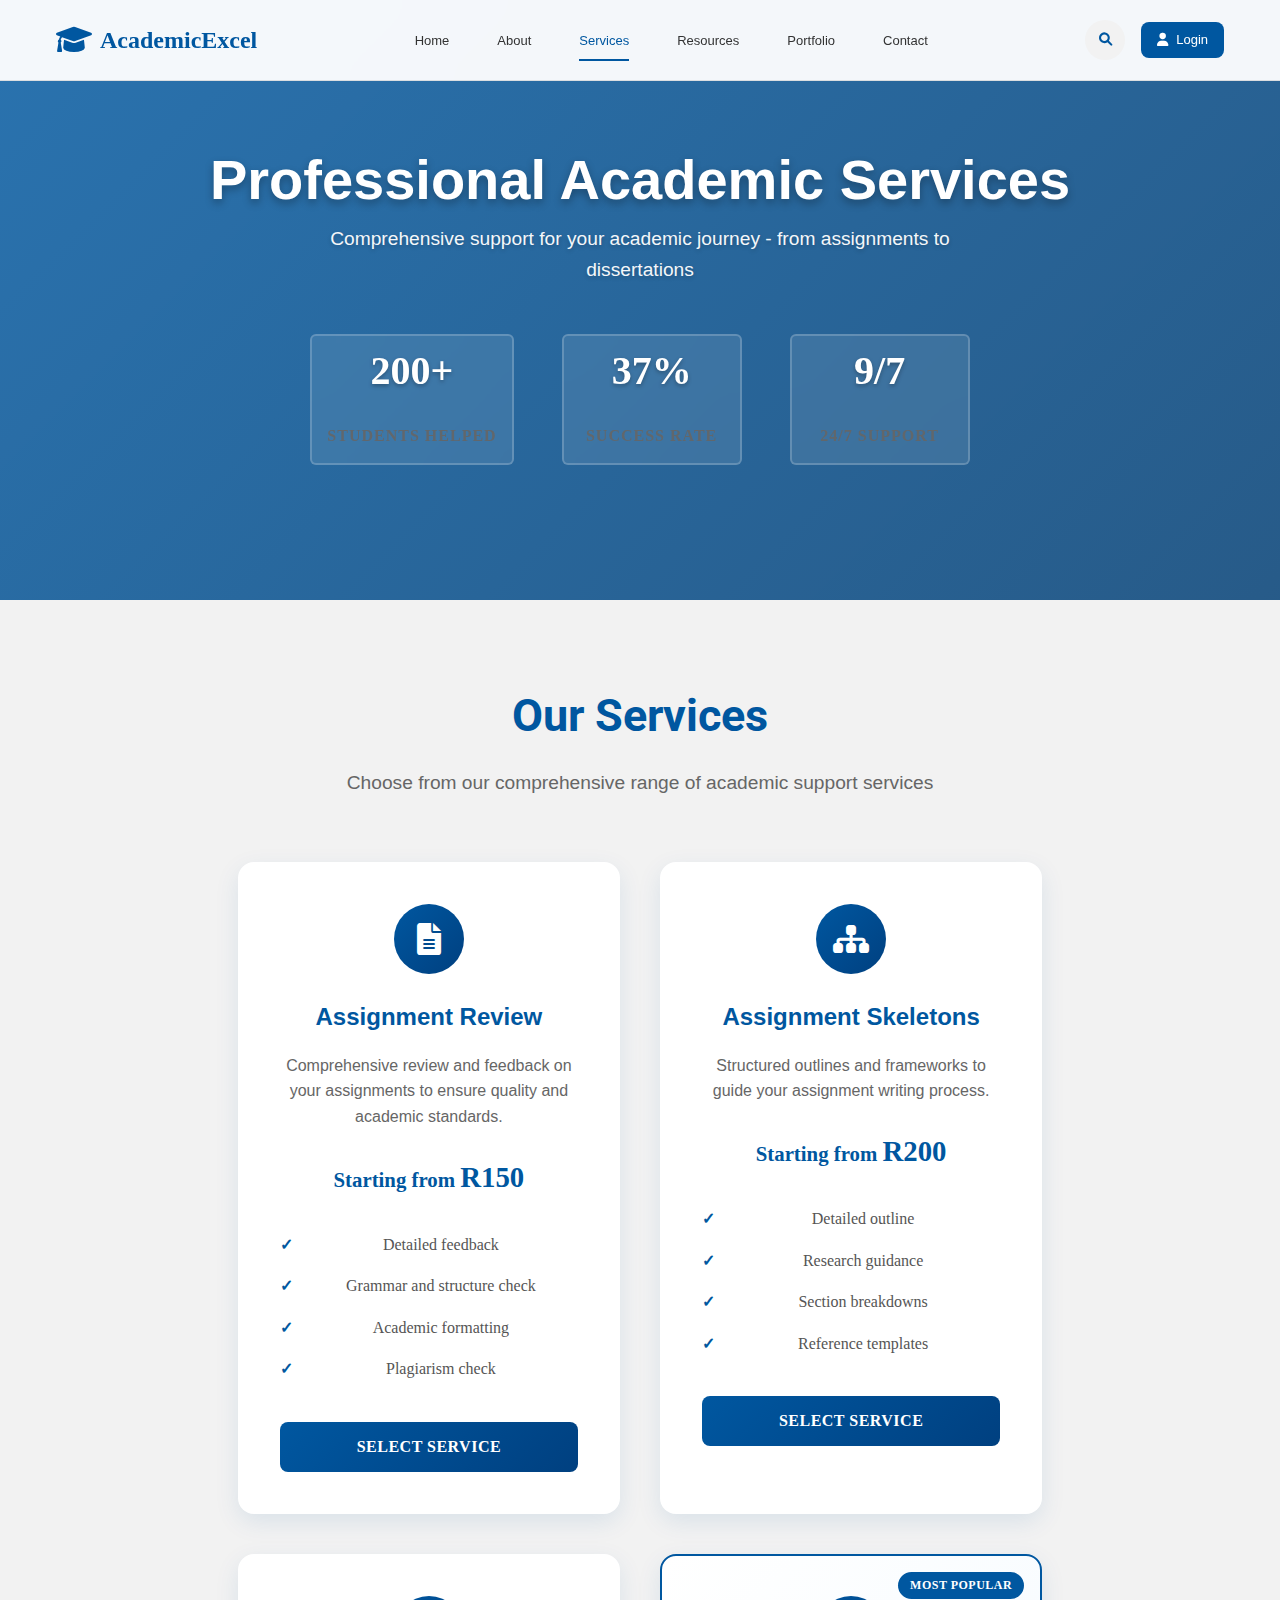
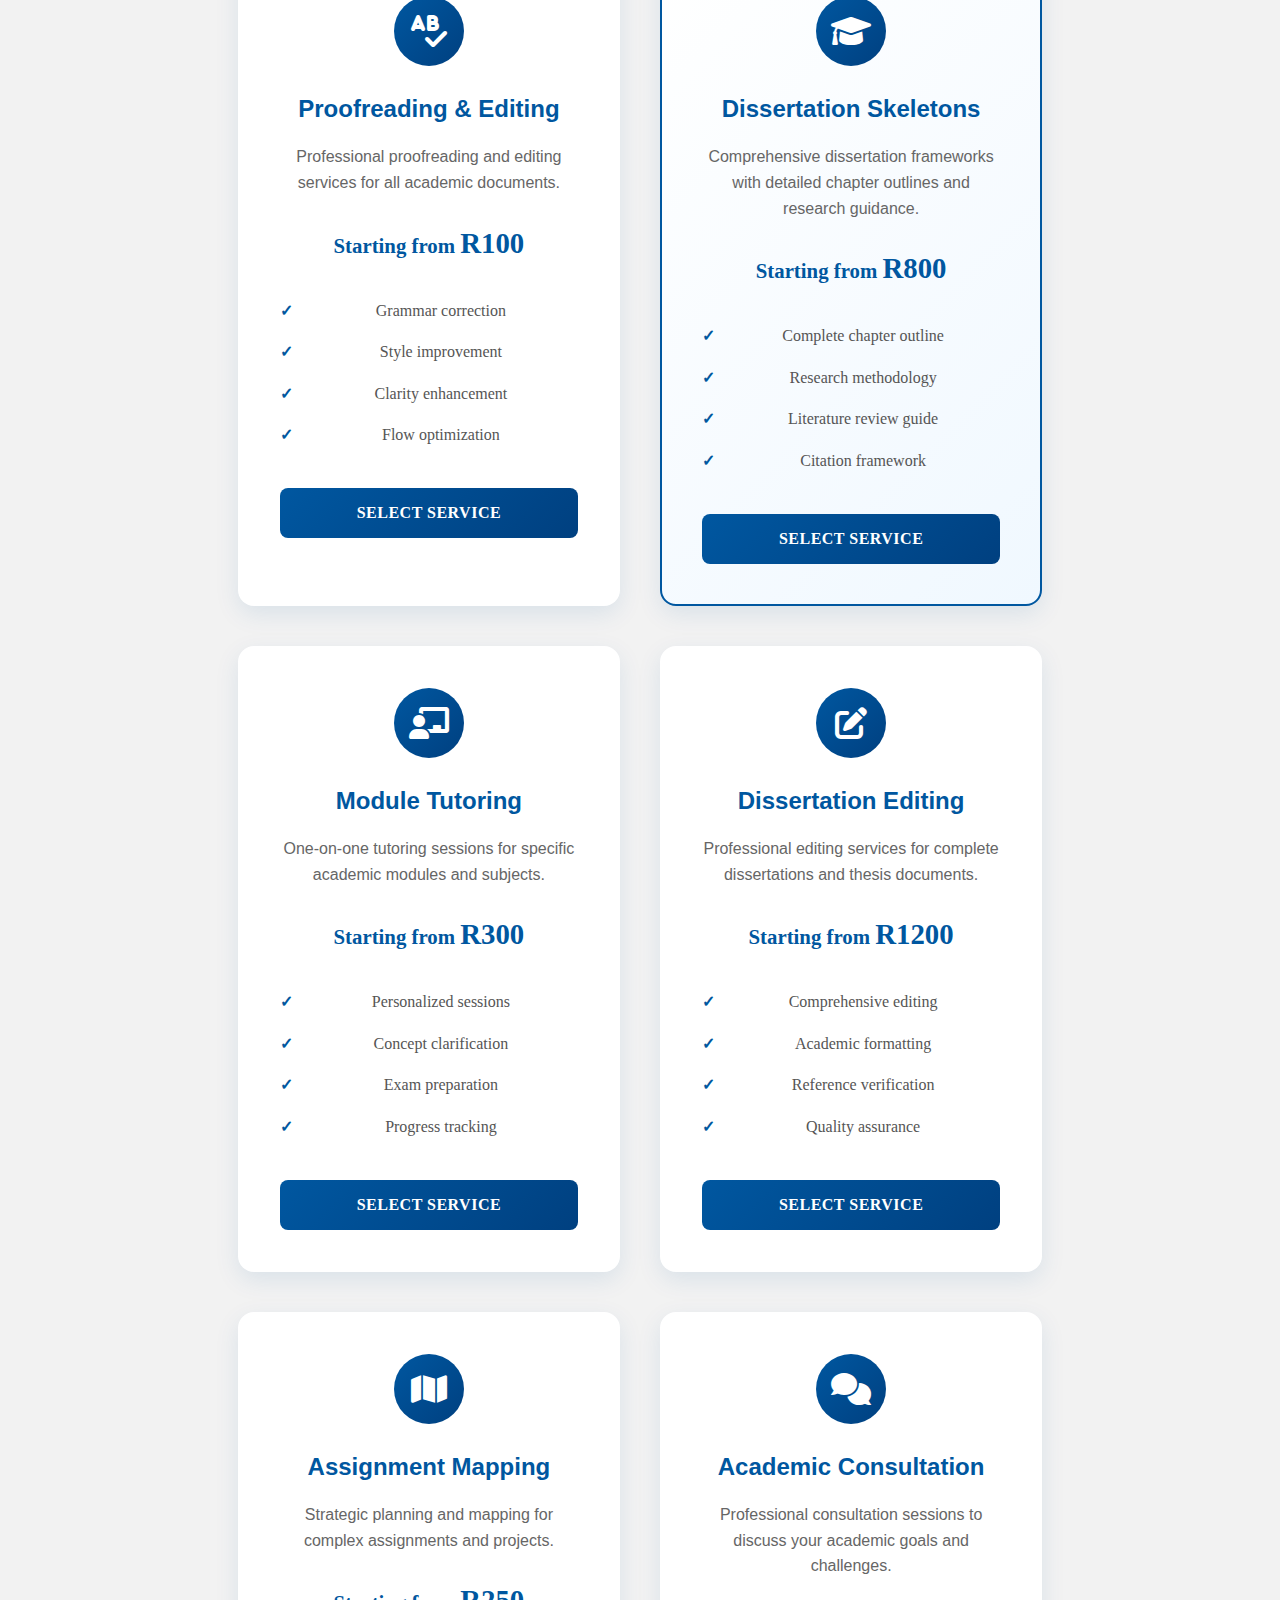
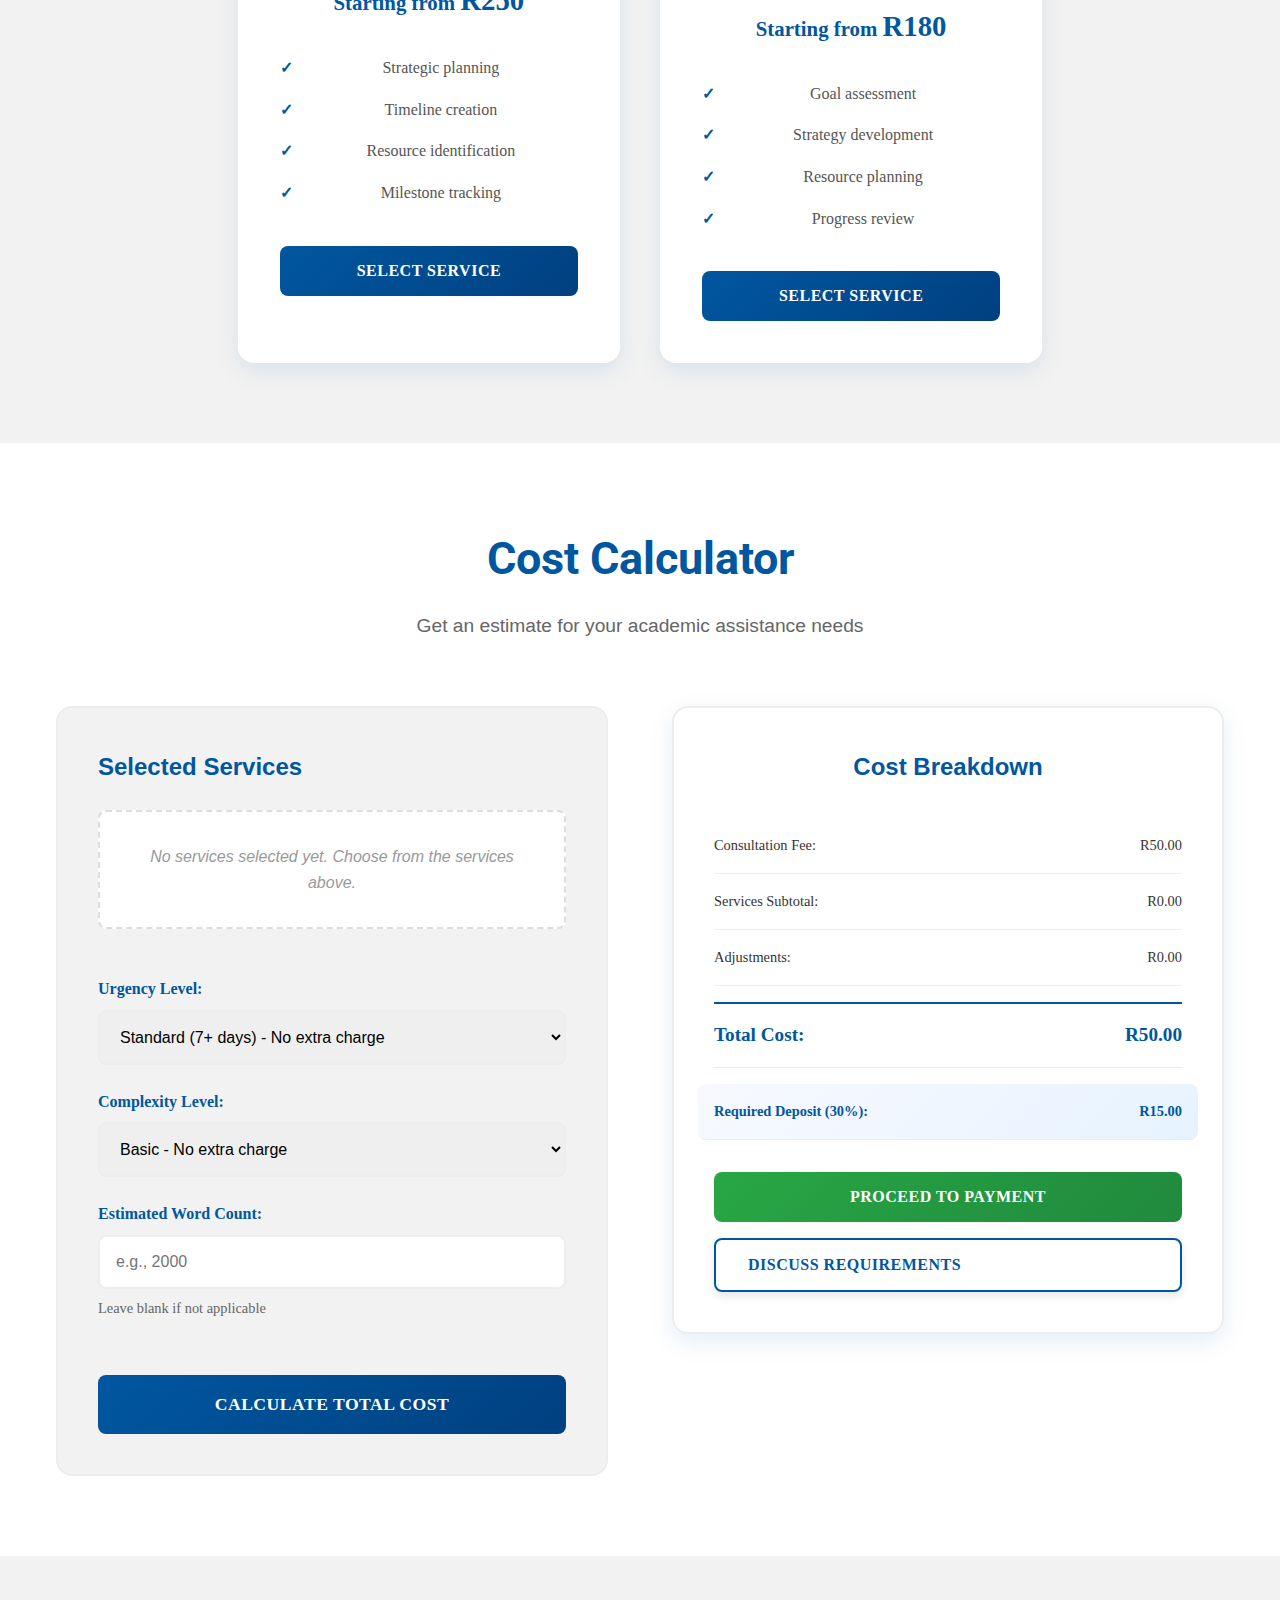
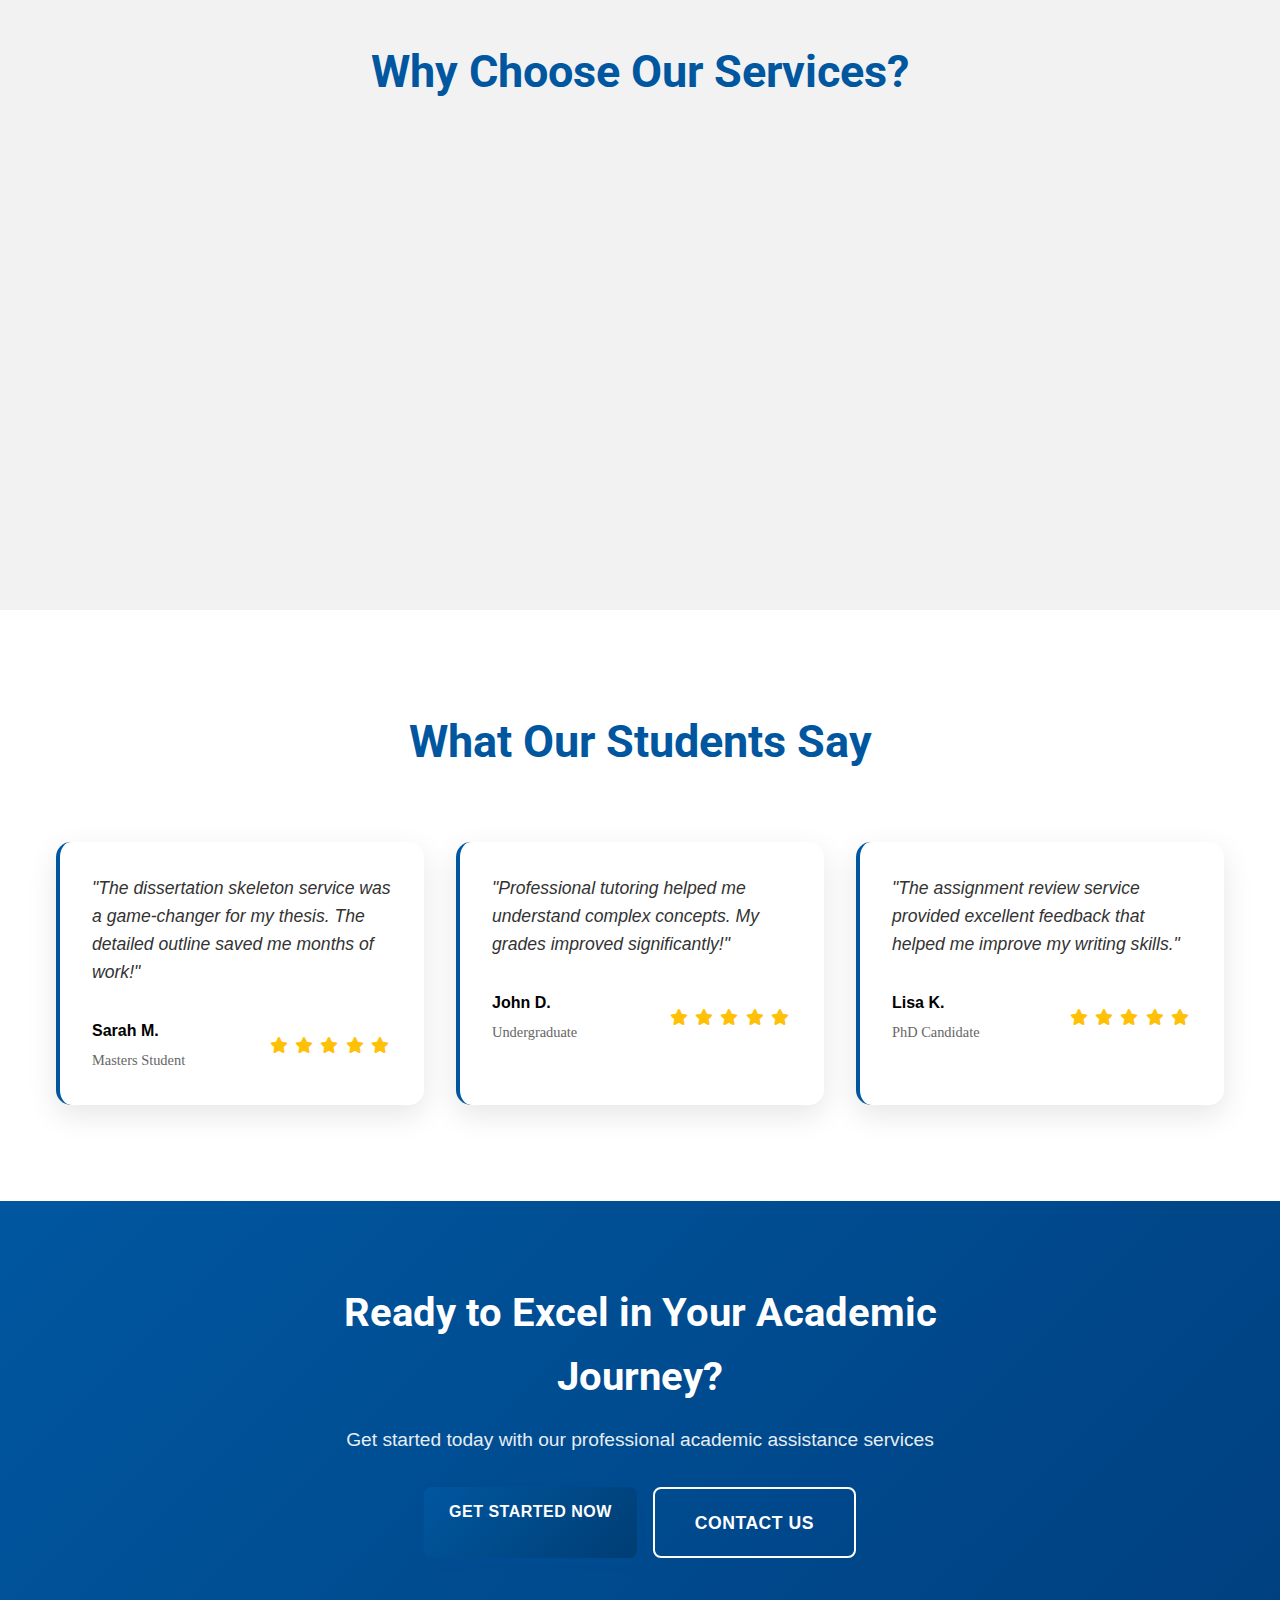
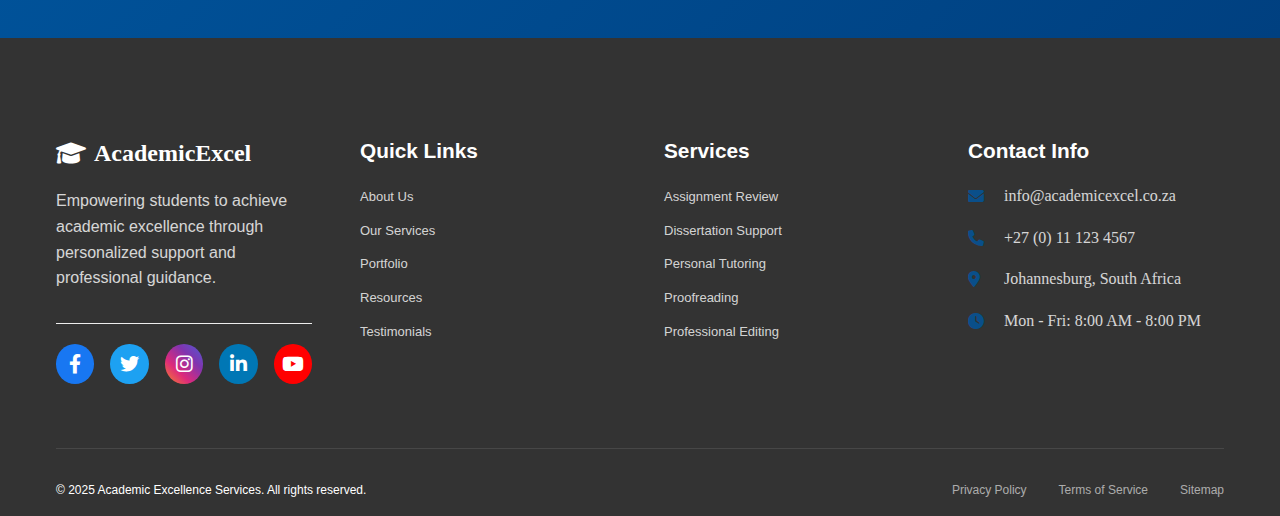
<file: services.html>
<!DOCTYPE html>
<html lang="en">
<head>
    <meta charset="UTF-8">
    <meta name="viewport" content="width=device-width, initial-scale=1.0">
    <title>Our Services - Academic Excellence Hub</title>
    <link rel="preconnect" href="https://fonts.googleapis.com">
    <link rel="preconnect" href="https://fonts.gstatic.com" crossorigin>
    <link href="https://fonts.googleapis.com/css2?family=Roboto:ital,wght@0,100..900;1,100..900&display=swap" rel="stylesheet">
    <link rel="stylesheet" href="styles.css">
    <link href="https://cdnjs.cloudflare.com/ajax/libs/font-awesome/6.0.0/css/all.min.css" rel="stylesheet">
   
</head>
<body>
    <nav class="navbar" id="navbar">
        <div class="nav-container">
            <div class="nav-logo">
                <i class="fas fa-graduation-cap logo-icon"></i>
                <span>AcademicExcel</span>
            </div>
            
            <ul class="nav-menu" id="nav-menu">
                <li class="nav-item"><a href="index.html" class="nav-link">Home</a></li>
                <li class="nav-item"><a href="about.html" class="nav-link">About</a></li>
                <li class="nav-item"><a href="services.html" class="nav-link active">Services</a></li>
                <li class="nav-item"><a href="resources.html" class="nav-link">Resources</a></li>
                <li class="nav-item"><a href="portfolio.html" class="nav-link">Portfolio</a></li>
                <li class="nav-item"><a href="contact.html" class="nav-link">Contact</a></li>
            </ul>
            
            <div class="nav-actions">
                <div class="search-container">
                    <button class="search-btn" id="search-btn">
                        <i class="fas fa-search"></i>
                    </button>
                    <div class="search-dropdown" id="search-dropdown">
                        <input type="text" placeholder="Search services, resources..." class="search-input" id="search-input">
                        <button class="search-submit" id="search-submit">
                            <i class="fas fa-search"></i>
                        </button>
                    </div>
                </div>
                <a href="login.html" class="login-btn">
                    <i class="fas fa-user"></i>
                    <span>Login</span>
                </a>
            </div>
            
            <div class="hamburger" id="hamburger">
                <span class="bar"></span>
                <span class="bar"></span>
                <span class="bar"></span>
            </div>
        </div>
    </nav>

    <section class="services-hero">
        <div class="container">
            <div class="hero-content">
                <h1>Professional Academic Services</h1>
                <p>Comprehensive support for your academic journey - from assignments to dissertations</p>
                <div class="hero-stats">
                    <div class="stat" data-target="500">
                        <span class="stat-number">0</span>
                        <span class="stat-label">Students Helped</span>
                    </div>
                    <div class="stat" data-target="95">
                        <span class="stat-number">0</span>
                        <span class="stat-label">Success Rate</span>
                    </div>
                    <div class="stat" data-target="24">
                        <span class="stat-number">0</span>
                        <span class="stat-label">24/7 Support</span>
                    </div>
                </div>
            </div>
        </div>
    </section>

    <section class="services-grid">
        <div class="container">
            <h2>Our Services</h2>
            <p class="section-subtitle">Choose from our comprehensive range of academic support services</p>
            
            <div class="services-container">
                <div class="service-card" data-service="assignment-review">
                    <div class="service-icon">
                        <i class="fas fa-file-alt"></i>
                    </div>
                    <h3>Assignment Review</h3>
                    <p>Comprehensive review and feedback on your assignments to ensure quality and academic standards.</p>
                    <div class="service-price">Starting from <span>R150</span></div>
                    <ul class="service-features">
                        <li>Detailed feedback</li>
                        <li>Grammar and structure check</li>
                        <li>Academic formatting</li>
                        <li>Plagiarism check</li>
                    </ul>
                    <button class="select-service-btn" data-service="assignment-review" data-base-price="150">Select Service</button>
                </div>

                <div class="service-card" data-service="assignment-skeleton">
                    <div class="service-icon">
                        <i class="fas fa-sitemap"></i>
                    </div>
                    <h3>Assignment Skeletons</h3>
                    <p>Structured outlines and frameworks to guide your assignment writing process.</p>
                    <div class="service-price">Starting from <span>R200</span></div>
                    <ul class="service-features">
                        <li>Detailed outline</li>
                        <li>Research guidance</li>
                        <li>Section breakdowns</li>
                        <li>Reference templates</li>
                    </ul>
                    <button class="select-service-btn" data-service="assignment-skeleton" data-base-price="200">Select Service</button>
                </div>

                <div class="service-card" data-service="proofreading">
                    <div class="service-icon">
                        <i class="fas fa-spell-check"></i>
                    </div>
                    <h3>Proofreading & Editing</h3>
                    <p>Professional proofreading and editing services for all academic documents.</p>
                    <div class="service-price">Starting from <span>R100</span></div>
                    <ul class="service-features">
                        <li>Grammar correction</li>
                        <li>Style improvement</li>
                        <li>Clarity enhancement</li>
                        <li>Flow optimization</li>
                    </ul>
                    <button class="select-service-btn" data-service="proofreading" data-base-price="100">Select Service</button>
                </div>

                <div class="service-card featured" data-service="dissertation-skeleton">
                    <div class="featured-badge">Most Popular</div>
                    <div class="service-icon">
                        <i class="fas fa-graduation-cap"></i>
                    </div>
                    <h3>Dissertation Skeletons</h3>
                    <p>Comprehensive dissertation frameworks with detailed chapter outlines and research guidance.</p>
                    <div class="service-price">Starting from <span>R800</span></div>
                    <ul class="service-features">
                        <li>Complete chapter outline</li>
                        <li>Research methodology</li>
                        <li>Literature review guide</li>
                        <li>Citation framework</li>
                    </ul>
                    <button class="select-service-btn" data-service="dissertation-skeleton" data-base-price="800">Select Service</button>
                </div>

                <div class="service-card" data-service="tutoring">
                    <div class="service-icon">
                        <i class="fas fa-chalkboard-teacher"></i>
                    </div>
                    <h3>Module Tutoring</h3>
                    <p>One-on-one tutoring sessions for specific academic modules and subjects.</p>
                    <div class="service-price">Starting from <span>R300</span></div>
                    <ul class="service-features">
                        <li>Personalized sessions</li>
                        <li>Concept clarification</li>
                        <li>Exam preparation</li>
                        <li>Progress tracking</li>
                    </ul>
                    <button class="select-service-btn" data-service="tutoring" data-base-price="300">Select Service</button>
                </div>

                <div class="service-card" data-service="dissertation-editing">
                    <div class="service-icon">
                        <i class="fas fa-edit"></i>
                    </div>
                    <h3>Dissertation Editing</h3>
                    <p>Professional editing services for complete dissertations and thesis documents.</p>
                    <div class="service-price">Starting from <span>R1200</span></div>
                    <ul class="service-features">
                        <li>Comprehensive editing</li>
                        <li>Academic formatting</li>
                        <li>Reference verification</li>
                        <li>Quality assurance</li>
                    </ul>
                    <button class="select-service-btn" data-service="dissertation-editing" data-base-price="1200">Select Service</button>
                </div>

                <div class="service-card" data-service="assignment-mapping">
                    <div class="service-icon">
                        <i class="fas fa-map"></i>
                    </div>
                    <h3>Assignment Mapping</h3>
                    <p>Strategic planning and mapping for complex assignments and projects.</p>
                    <div class="service-price">Starting from <span>R250</span></div>
                    <ul class="service-features">
                        <li>Strategic planning</li>
                        <li>Timeline creation</li>
                        <li>Resource identification</li>
                        <li>Milestone tracking</li>
                    </ul>
                    <button class="select-service-btn" data-service="assignment-mapping" data-base-price="250">Select Service</button>
                </div>

                <div class="service-card" data-service="consultation">
                    <div class="service-icon">
                        <i class="fas fa-comments"></i>
                    </div>
                    <h3>Academic Consultation</h3>
                    <p>Professional consultation sessions to discuss your academic goals and challenges.</p>
                    <div class="service-price">Starting from <span>R180</span></div>
                    <ul class="service-features">
                        <li>Goal assessment</li>
                        <li>Strategy development</li>
                        <li>Resource planning</li>
                        <li>Progress review</li>
                    </ul>
                    <button class="select-service-btn" data-service="consultation" data-base-price="180">Select Service</button>
                </div>
            </div>
        </div>
    </section>

    <section class="cost-calculator">
        <div class="container">
            <div class="calculator-header">
                <h2>Cost Calculator</h2>
                <p>Get an estimate for your academic assistance needs</p>
            </div>
            
            <div class="calculator-container">
                <div class="calculator-form">
                    <div class="selected-services">
                        <h3>Selected Services</h3>
                        <div id="selected-services-list">
                            <p class="no-services">No services selected yet. Choose from the services above.</p>
                        </div>
                    </div>
                    
                    <div class="service-details">
                        <div class="detail-group">
                            <label for="urgency">Urgency Level:</label>
                            <select id="urgency">
                                <option value="1">Standard (7+ days) - No extra charge</option>
                                <option value="1.2">Urgent (3-6 days) - 20% extra</option>
                                <option value="1.5">Very Urgent (1-2 days) - 50% extra</option>
                                <option value="2">Emergency (Same day) - 100% extra</option>
                            </select>
                        </div>
                        
                        <div class="detail-group">
                            <label for="complexity">Complexity Level:</label>
                            <select id="complexity">
                                <option value="1">Basic - No extra charge</option>
                                <option value="1.3">Intermediate - 30% extra</option>
                                <option value="1.6">Advanced - 60% extra</option>
                                <option value="2">Expert Level - 100% extra</option>
                            </select>
                        </div>
                        
                        <div class="detail-group">
                            <label for="word-count">Estimated Word Count:</label>
                            <input type="number" id="word-count" placeholder="e.g., 2000" min="0">
                            <small>Leave blank if not applicable</small>
                        </div>
                    </div>
                    
                    <button id="calculate-cost" class="calculate-btn">Calculate Total Cost</button>
                </div>
                
                <div class="cost-breakdown">
                    <h3>Cost Breakdown</h3>
                    <div class="breakdown-item">
                        <span>Consultation Fee:</span>
                        <span id="consultation-fee">R50.00</span>
                    </div>
                    <div class="breakdown-item">
                        <span>Services Subtotal:</span>
                        <span id="services-subtotal">R0.00</span>
                    </div>
                    <div class="breakdown-item">
                        <span>Adjustments:</span>
                        <span id="adjustments">R0.00</span>
                    </div>
                    <div class="breakdown-item total">
                        <span>Total Cost:</span>
                        <span id="total-cost">R50.00</span>
                    </div>
                    <div class="breakdown-item deposit">
                        <span>Required Deposit (30%):</span>
                        <span id="deposit-amount">R15.00</span>
                    </div>
                    
                    <div class="payment-actions">
                        <button class="proceed-btn" id="proceed-payment">Proceed to Payment</button>
                        <button class="contact-btn" id="contact-discuss">Discuss Requirements</button>
                    </div>
                </div>
            </div>
        </div>
    </section>

    <section class="why-choose-us">
        <div class="container">
            <h2>Why Choose Our Services?</h2>
            <div class="benefits-grid">
                <div class="benefit-item">
                    <div class="benefit-icon">
                        <i class="fas fa-user-graduate"></i>
                    </div>
                    <h3>Expert Guidance</h3>
                    <p>Years of academic experience and proven track record in helping students succeed.</p>
                </div>
                <div class="benefit-item">
                    <div class="benefit-icon">
                        <i class="fas fa-clock"></i>
                    </div>
                    <h3>Timely Delivery</h3>
                    <p>We respect deadlines and ensure all work is completed within the agreed timeframe.</p>
                </div>
                <div class="benefit-item">
                    <div class="benefit-icon">
                        <i class="fas fa-shield-alt"></i>
                    </div>
                    <h3>Quality Assurance</h3>
                    <p>Multiple quality checks ensure the highest standard of academic work.</p>
                </div>
                <div class="benefit-item">
                    <div class="benefit-icon">
                        <i class="fas fa-headset"></i>
                    </div>
                    <h3>24/7 Support</h3>
                    <p>Round-the-clock support to address your questions and concerns.</p>
                </div>
            </div>
        </div>
    </section>

    <section class="testimonials ">
        <div class="container">
            <h2>What Our Students Say</h2>
            <div class="testimonials-grid">
                <div class="testimonial-card">
                    <div class="testimonial-content">
                        <p>"The dissertation skeleton service was a game-changer for my thesis. The detailed outline saved me months of work!"</p>
                    </div>
                    <div class="testimonial-author">
                        <div class="author-info">
                            <h4>Sarah M.</h4>
                            <span>Masters Student</span>
                        </div>
                        <div class="rating">
                            <i class="fas fa-star"></i>
                            <i class="fas fa-star"></i>
                            <i class="fas fa-star"></i>
                            <i class="fas fa-star"></i>
                            <i class="fas fa-star"></i>
                        </div>
                    </div>
                </div>
                
                <div class="testimonial-card">
                    <div class="testimonial-content">
                        <p>"Professional tutoring helped me understand complex concepts. My grades improved significantly!"</p>
                    </div>
                    <div class="testimonial-author">
                        <div class="author-info">
                            <h4>John D.</h4>
                            <span>Undergraduate</span>
                        </div>
                        <div class="rating">
                            <i class="fas fa-star"></i>
                            <i class="fas fa-star"></i>
                            <i class="fas fa-star"></i>
                            <i class="fas fa-star"></i>
                            <i class="fas fa-star"></i>
                        </div>
                    </div>
                </div>
                
                <div class="testimonial-card">
                    <div class="testimonial-content">
                        <p>"The assignment review service provided excellent feedback that helped me improve my writing skills."</p>
                    </div>
                    <div class="testimonial-author">
                        <div class="author-info">
                            <h4>Lisa K.</h4>
                            <span>PhD Candidate</span>
                        </div>
                        <div class="rating">
                            <i class="fas fa-star"></i>
                            <i class="fas fa-star"></i>
                            <i class="fas fa-star"></i>
                            <i class="fas fa-star"></i>
                            <i class="fas fa-star"></i>
                        </div>
                    </div>
                </div>
            </div>
        </div>
    </section>

    <section class="services-cta">
        <div class="container">
            <div class="cta-content">
                <h2>Ready to Excel in Your Academic Journey?</h2>
                <p>Get started today with our professional academic assistance services</p>
                <div class="cta-buttons">
                    <a href="login.html" class="btn-primary">Get Started Now</a>
                    <a href="#contact" class="btn-secondary">Contact Us</a>
                </div>
            </div>
        </div>
    </section>
   
    <footer class="footer" id="contact">
        <div class="container">
            <div class="footer-content">
                <div class="footer-section">
                    <div class="footer-logo">
                        <i class="fas fa-graduation-cap"></i>
                        <span>AcademicExcel</span>
                    </div>
                    <p class="footer-desc">Empowering students to achieve academic excellence through personalized support and professional guidance.</p>
                    
                    <div class="social-links">
                        <a href="#" class="social-link facebook" target="_blank">
                            <i class="fab fa-facebook-f"></i>
                        </a>
                        <a href="#" class="social-link twitter" target="_blank">
                            <i class="fab fa-twitter"></i>
                        </a>
                        <a href="#" class="social-link instagram" target="_blank">
                            <i class="fab fa-instagram"></i>
                        </a>
                        <a href="#" class="social-link linkedin" target="_blank">
                            <i class="fab fa-linkedin-in"></i>
                        </a>
                        <a href="#" class="social-link youtube" target="_blank">
                            <i class="fab fa-youtube"></i>
                        </a>
                    </div>
                </div>
                
                <div class="footer-section">
                    <h3>Quick Links</h3>
                    <ul class="footer-links">
                        <li><a href="about.html">About Us</a></li>
                        <li><a href="services.html">Our Services</a></li>
                        <li><a href="portfolio.html">Portfolio</a></li>
                        <li><a href="resources.html">Resources</a></li>
                        <li><a href="#testimonials">Testimonials</a></li>
                    </ul>
                </div>
                
                <div class="footer-section">
                    <h3>Services</h3>
                    <ul class="footer-links">
                        <li><a href="services.html">Assignment Review</a></li>
                        <li><a href="services.html">Dissertation Support</a></li>
                        <li><a href="services.html">Personal Tutoring</a></li>
                        <li><a href="services.html">Proofreading</a></li>
                        <li><a href="services.html">Professional Editing</a></li>
                    </ul>
                </div>
                
                <div class="footer-section">
                    <h3>Contact Info</h3>
                    <div class="contact-info">
                        <div class="contact-item">
                            <i class="fas fa-envelope"></i>
                            <span>info@academicexcel.co.za</span>
                        </div>
                        <div class="contact-item">
                            <i class="fas fa-phone"></i>
                            <span>+27 (0) 11 123 4567</span>
                        </div>
                        <div class="contact-item">
                            <i class="fas fa-map-marker-alt"></i>
                            <span>Johannesburg, South Africa</span>
                        </div>
                        <div class="contact-item">
                            <i class="fas fa-clock"></i>
                            <span>Mon - Fri: 8:00 AM - 8:00 PM</span>
                        </div>
                    </div>
                </div>
            </div>
            
            <div class="footer-bottom">
                <div class="footer-bottom-content">
                    <p>&copy; 2025 Academic Excellence Services. All rights reserved.</p>
                    <div class="footer-bottom-links">
                        <a href="#">Privacy Policy</a>
                        <a href="#">Terms of Service</a>
                        <a href="#">Sitemap</a>
                    </div>
                </div>
            </div>
        </div>
    </footer>

    <script src="script.js"></script>
    <script>
        function animateCounter(element, target, suffix = '') {
            let current = 0;
            const increment = target / 50;
            const duration = 2000;
            const stepTime = duration / 50;
            const statCard = element.closest('.stat');
            
            statCard.classList.add('counting');
            
            const counter = setInterval(() => {
                current += increment;
                if (current >= target) {
                    element.textContent = target + suffix;
                    clearInterval(counter);
                    statCard.classList.remove('counting');
                } else {
                    element.textContent = Math.floor(current) + suffix;
                }
            }, stepTime);
        }

        const statsObserver = new IntersectionObserver((entries) => {
            entries.forEach(entry => {
                if (entry.isIntersecting && !entry.target.classList.contains('animated')) {
                    const target = parseInt(entry.target.dataset.target);
                    const numberElement = entry.target.querySelector('.stat-number');
                    
                    if (entry.target.dataset.target === '24') {
                        animateCounter(numberElement, target, '/7');
                    } else if (entry.target.dataset.target === '95') {
                        animateCounter(numberElement, target, '%');
                    } else if (entry.target.dataset.target === '500') {
                        animateCounter(numberElement, target, '+');
                    }
                    
                    entry.target.classList.add('animated');
                }
            });
        }, { threshold: 0.5 });

        document.querySelectorAll('.services-hero .stat').forEach(stat => {
            statsObserver.observe(stat);
        });

        let selectedServices = [];
        let totalCost = 50; 

        document.querySelectorAll('.select-service-btn').forEach(btn => {
            btn.addEventListener('click', function() {
                const serviceName = this.dataset.service;
                const basePrice = parseInt(this.dataset.basePrice);
                const serviceCard = this.closest('.service-card');
                const serviceTitle = serviceCard.querySelector('h3').textContent;

                if (this.classList.contains('selected')) {
                    this.classList.remove('selected');
                    this.textContent = 'Select Service';
                    serviceCard.classList.remove('selected');
                    selectedServices = selectedServices.filter(s => s.name !== serviceName);
                } else {
                    this.classList.add('selected');
                    this.textContent = 'Selected ✓';
                    serviceCard.classList.add('selected');
                    selectedServices.push({
                        name: serviceName,
                        title: serviceTitle,
                        basePrice: basePrice
                    });
                }

                updateSelectedServicesList();
                calculateCost();
            });
        });

        function updateSelectedServicesList() {
            const listContainer = document.getElementById('selected-services-list');
            
            if (selectedServices.length === 0) {
                listContainer.innerHTML = '<p class="no-services">No services selected yet. Choose from the services above.</p>';
                return;
            }

            let html = '';
            selectedServices.forEach(service => {
                html += `
                    <div class="selected-service-item">
                        <span class="service-name">${service.title}</span>
                        <span class="service-price">R${service.basePrice}</span>
                    </div>
                `;
            });
            listContainer.innerHTML = html;
        }

        function calculateCost() {
            const urgencyMultiplier = parseFloat(document.getElementById('urgency').value);
            const complexityMultiplier = parseFloat(document.getElementById('complexity').value);
            const wordCount = parseInt(document.getElementById('word-count').value) || 0;

            let servicesSubtotal = selectedServices.reduce((sum, service) => sum + service.basePrice, 0);
            
            const writingServices = ['assignment-skeleton', 'dissertation-skeleton', 'assignment-mapping'];
            const hasWritingService = selectedServices.some(s => writingServices.includes(s.name));
            if (hasWritingService && wordCount > 0) {
                servicesSubtotal += wordCount * 0.5;
            }

            const adjustments = servicesSubtotal * (urgencyMultiplier - 1) + servicesSubtotal * (complexityMultiplier - 1);
            const adjustedServicesTotal = servicesSubtotal + adjustments;
            const totalCost = 50 + adjustedServicesTotal; 
            const depositAmount = totalCost * 0.3;

            document.getElementById('consultation-fee').textContent = `R50.00`;
            document.getElementById('services-subtotal').textContent = `R${servicesSubtotal.toFixed(2)}`;
            document.getElementById('adjustments').textContent = `R${adjustments.toFixed(2)}`;
            document.getElementById('total-cost').textContent = `R${totalCost.toFixed(2)}`;
            document.getElementById('deposit-amount').textContent = `R${depositAmount.toFixed(2)}`;
        }

        document.getElementById('calculate-cost').addEventListener('click', calculateCost);

        document.getElementById('urgency').addEventListener('change', calculateCost);
        document.getElementById('complexity').addEventListener('change', calculateCost);
        document.getElementById('word-count').addEventListener('input', calculateCost);

        document.getElementById('proceed-payment').addEventListener('click', function() {
            if (selectedServices.length === 0) {
                alert('Please select at least one service before proceeding.');
                return;
            }
            window.location.href = 'login.html';
        });

        document.getElementById('contact-discuss').addEventListener('click', function() {
            window.location.href = '#contact';
        });

        document.querySelectorAll('a[href^="#"]').forEach(anchor => {
            anchor.addEventListener('click', function (e) {
                e.preventDefault();
                const target = document.querySelector(this.getAttribute('href'));
                if (target) {
                    target.scrollIntoView({
                        behavior: 'smooth',
                        block: 'start'
                    });
                }
            });
        });

        const observerOptions = {
            threshold: 0.1,
            rootMargin: '0px 0px -50px 0px'
        };

        const observer = new IntersectionObserver((entries) => {
            entries.forEach(entry => {
                if (entry.isIntersecting) {
                    entry.target.classList.add('animate-in');
                }
            });
        }, observerOptions);

        document.querySelectorAll('.service-card, .benefit-item, .testimonial-card').forEach(el => {
            observer.observe(el);
        });
    </script>
</body>
</html>
</file>
<file: styles.css>
:root {
  --primary-blue: #0057A0;
  --light-gray: #F2F2F2;
  --lighter-gray: #EDEDED;
  --white: #FFFFFF;
  --black: #000000;
  --dark-gray: #333333;
  --medium-gray: #666666;
  --light-blue: rgba(0, 87, 160, 0.1);
  --gradient-primary: linear-gradient(135deg, var(--primary-blue), #0066B8);
  
  --font-weight-light: 300;
  --font-weight-regular: 400;
  --font-weight-medium: 500;
  --font-weight-semibold: 600;
  --font-weight-bold: 700;
  --font-weight-extrabold: 800;
  
  --spacing-xs: 0.5rem;
  --spacing-sm: 1rem;
  --spacing-md: 2rem;
  --spacing-lg: 3rem;
  --spacing-xl: 4rem;
  --spacing-xxl: 6rem;
  
  --radius-sm: 0.5rem;
  --radius-md: 1rem;
  --radius-lg: 1.5rem;
  --radius-xl: 2rem;
  
  --shadow-sm: 0 2px 4px rgba(0, 0, 0, 0.1);
  --shadow-md: 0 4px 16px rgba(0, 0, 0, 0.1);
  --shadow-lg: 0 8px 32px rgba(0, 0, 0, 0.15);
  --shadow-xl: 0 16px 64px rgba(0, 0, 0, 0.2);
  
  --transition-fast: 0.2s ease-in-out;
  --transition-medium: 0.3s ease-in-out;
  --transition-slow: 0.5s ease-in-out;
  
  --z-dropdown: 1000;
  --z-sticky: 1010;
  --z-fixed: 1020;
  --z-modal: 1030;
}

* {
  margin: 0;
  padding: 0;
  box-sizing: border-box;
}

html {
  scroll-behavior: smooth;
  font-size: 16px;
}

body {
  line-height: 1.6;
  color: var(--dark-gray);
  background-color: var(--white);
  overflow-x: hidden;
}

img {
  max-width: 100%;
  height: auto;
  display: block;
}
h1{

 font-family: "Ubuntu", sans-serif !important;
}

h2{
font-family: "Roboto", sans-serif !important;
    
}

h3{

font-family: "Open Sans", sans-serif !important;
}

h4{
font-family: "Open Sans", sans-serif !important;

}

p{

  font-family: "Montserrat", sans-serif !important;
}
a {
    font-family: "Montserrat", sans-serif !important;
  text-decoration: none;
  color: inherit;
  transition: var(--transition-medium);
 font-size: 13px;
}

button {
  border: none;
  background: none;
  cursor: pointer;
  font-family: inherit;
  transition: var(--transition-medium);
}

ul {
  list-style: none;
}

.container {
  max-width: 1200px;
  margin: 0 auto;
  padding: 0 var(--spacing-sm);
}

.section-header {
  text-align: center;
}

.section-header h2 {
  font-size: 2.5rem;
  font-weight: var(--font-weight-bold);
  color: var(--primary-blue);
 
}

.section-header p {
  font-size: 1.1rem;
  color: var(--medium-gray);
  max-width: 600px;
  margin: 0 auto;
}

/* NAVBAR STARTS */
.navbar {
  position: fixed;
  top: 0;
  left: 0;
  right: 0;
  background: rgba(255, 255, 255, 0.95);
  backdrop-filter: blur(20px);
  border-bottom: 1px solid rgba(0, 0, 0, 0.1);
  z-index: var(--z-fixed);
  transition: var(--transition-medium);
}

.navbar.scrolled {
  background: rgba(255, 255, 255, 0.98);
  box-shadow: var(--shadow-md);
}

.nav-container {
  max-width: 1200px;
  margin: 0 auto;
  padding: 0 var(--spacing-sm);
  display: flex;
  align-items: center;
  justify-content: space-between;
  height: 80px;
}

.nav-logo {
  display: flex;
  align-items: center;
  gap: var(--spacing-xs);
  font-weight: var(--font-weight-bold);
  font-size: 1.5rem;
  color: var(--primary-blue);
}

.logo-icon {
  font-size: 1.8rem;
}

.nav-menu {
  display: flex;
  align-items: center;
  gap: var(--spacing-lg);
}

.nav-link {
  font-weight: var(--font-weight-medium);
  color: var(--dark-gray);
  position: relative;
  padding: var(--spacing-xs) 0;
  transition: var(--transition-medium);
}

.nav-link:hover,
.nav-link.active {
  color: var(--primary-blue);
}

.nav-link::after {
  content: '';
  position: absolute;
  bottom: -5px;
  left: 0;
  width: 0;
  height: 2px;
  background: var(--primary-blue);
  transition: var(--transition-medium);
}

.nav-link:hover::after,
.nav-link.active::after {
  width: 100%;
}

.nav-actions {
  display: flex;
  align-items: center;
  gap: var(--spacing-sm);
}

.search-container {
  position: relative;
}

.search-btn {
  width: 40px;
  height: 40px;
  border-radius: 50%;
  background: var(--light-gray);
  display: flex;
  align-items: center;
  justify-content: center;
  color: var(--primary-blue);
  transition: var(--transition-medium);
}

.search-btn:hover {
  background: var(--primary-blue);
  color: var(--white);
  transform: scale(1.05);
}

.search-dropdown {
  position: absolute;
  top: 60px;
  right: 0;
  width: 320px;
  background: var(--white);
  border-radius: var(--radius-md);
  box-shadow: var(--shadow-lg);
  padding: var(--spacing-sm);
  display: none;
  transform: translateY(-10px);
  opacity: 0;
  transition: var(--transition-medium);
}

.search-dropdown.active {
  display: flex;
  transform: translateY(0);
  opacity: 1;
}

.search-dropdown .form-group {
  display: flex;
  flex-direction: row;
  gap: var(--spacing-xs);
  width: 100%;
}

.search-input {
  flex: 1;
  padding: var(--spacing-xs) var(--spacing-sm);
  border: 2px solid var(--lighter-gray);
  border-radius: var(--radius-sm);
  font-size: 0.9rem;
  transition: var(--transition-medium);
}

.search-input:focus {
  outline: none;
  border-color: var(--primary-blue);
}

.search-submit {
  padding: var(--spacing-xs) var(--spacing-sm);
  background: var(--primary-blue);
  color: var(--white);
  border-radius: var(--radius-sm);
  transition: var(--transition-medium);
}

.search-submit:hover {
  background: #004080;
}

.login-btn {
  display: flex;
  align-items: center;
  gap: var(--spacing-xs);
  padding: var(--spacing-xs) var(--spacing-sm);
  background: var(--primary-blue);
  color: var(--white);
  border-radius: var(--radius-sm);
  font-weight: var(--font-weight-medium);
  transition: var(--transition-medium);
}

.login-btn:hover {
  background: #004080;
  transform: translateY(-2px);
  box-shadow: var(--shadow-md);
}

.hamburger {
  display: none;
  flex-direction: column;
  gap: 4px;
  cursor: pointer;
}

.hamburger .bar {
  width: 25px;
  height: 3px;
  background: var(--primary-blue);
  border-radius: 2px;
  transition: var(--transition-medium);
}

/* HOME PAGE STARTS*/
.hero {
  position: relative;
  height: 100vh;
  min-height: 600px;
  overflow: hidden;
  margin-top: 0;
}

.hero-background {
  position: relative;
  width: 100%;
  height: 100%;
}

.hero-slide {
  position: absolute;
  top: 0;
  left: 0;
  width: 100%;
  height: 100%;
  opacity: 0;
  transition: opacity 1s ease-in-out;
  display: flex;
  align-items: center;
  justify-content: center;
}

.hero-slide.active {
  opacity: 1;
}

.hero-content {
  max-width: 100;
  margin: 0 auto;
  padding: 0 var(--spacing-sm);
  text-align: center;
  color: var(--white);
}

.hero-title {
  font-size: 3.5rem;
  font-weight: var(--font-weight-extrabold);
  margin-bottom: var(--spacing-sm);
  text-shadow: 0 2px 10px rgba(0, 0, 0, 0.3);
  animation: fadeInUp 1s ease-out;
}

.hero-subtitle {
  font-size: 1.3rem;
  font-weight: var(--font-weight-regular);
  margin-bottom: var(--spacing-lg);
  max-width: 700px;
  margin-left: auto;
  margin-right: auto;
  text-shadow: 0 1px 5px rgba(0, 0, 0, 0.3);
  animation: fadeInUp 1s ease-out 0.2s both;
}

.hero-cta {
  display: flex;
  gap: var(--spacing-sm);
  justify-content: center;
  flex-wrap: wrap;
  animation: fadeInUp 1s ease-out 0.4s both;
}

.cta-primary,
.cta-secondary {
  padding: var(--spacing-sm) var(--spacing-lg);
  border-radius: var(--radius-md);
  font-weight: var(--font-weight-semibold);
  font-size: 1.1rem;
  transition: var(--transition-medium);
  text-transform: uppercase;
  letter-spacing: 0.5px;
}

.cta-primary {
  background: var(--white);
  color: var(--primary-blue);
  box-shadow: var(--shadow-lg);
}

.cta-primary:hover {
  transform: translateY(-3px);
  box-shadow: var(--shadow-xl);
  background: var(--light-gray);
}

.cta-secondary {
  background: rgba(255, 255, 255, 0.2);
  color: var(--white);
  border: 2px solid var(--white);
  backdrop-filter: blur(10px);
}

.cta-secondary:hover {
  background: var(--white);
  color: var(--primary-blue);
  transform: translateY(-3px);
}

.hero-indicators {
  position: absolute;
  bottom: 30px;
  left: 50%;
  transform: translateX(-50%);
  display: flex;
  gap: var(--spacing-xs);
  z-index: 10;
}

.indicator {
  width: 12px;
  height: 12px;
  border-radius: 50%;
  background: rgba(255, 255, 255, 0.5);
  cursor: pointer;
  transition: var(--transition-medium);
}

.indicator.active {
  background: var(--white);
  transform: scale(1.2);
}

.scroll-indicator {
  position: absolute;
  bottom: 20px;
  right: 30px;
  color: var(--white);
  animation: bounce 2s infinite;
}

.scroll-arrow {
  font-size: 1.5rem;
  opacity: 0.8;
}

.services-preview {
  padding: var(--spacing-xxl) 0;
  background: var(--light-gray);
  position: relative;
  z-index: 1;
}

.services-grid {
  display: grid;
  grid-template-columns: repeat(auto-fit, minmax(300px, 1fr));
  gap: var(--spacing-lg);
}

.service-card {
  background: var(--white);
  padding: var(--spacing-lg);
  border-radius: var(--radius-lg);
  text-align: center;
  box-shadow: var(--shadow-sm);
  transition: var(--transition-medium);
  border: 1px solid rgba(0, 0, 0, 0.05);
}

.service-card:hover {
  transform: translateY(-10px);
  box-shadow: var(--shadow-lg);
}

.service-icon {
  width: 80px;
  height: 80px;
  margin: 0 auto var(--spacing-sm);
  background: var(--light-blue);
  border-radius: 50%;
  display: flex;
  align-items: center;
  justify-content: center;
  color: var(--primary-blue);
  font-size: 2rem;
  transition: var(--transition-medium);
}

.service-card:hover .service-icon {
  background: var(--primary-blue);
  color: var(--white);
  transform: scale(1.1);
}

.service-card h3 {
  font-size: 1.5rem;
  font-weight: var(--font-weight-semibold);
  color: var(--primary-blue);
  margin-bottom: var(--spacing-sm);
}

.service-card p {
  color: var(--medium-gray);
  margin-bottom: var(--spacing-sm);
  line-height: 1.6;
}

.service-link {
  color: var(--primary-blue);
  font-weight: var(--font-weight-medium);
  display: inline-flex;
  align-items: center;
  gap: var(--spacing-xs);
  transition: var(--transition-medium);
}

.service-link:hover {
  gap: var(--spacing-sm);
  color: #004080;
}

.founder-section {
  padding: var(--spacing-xxl) 0;
  background: var(--white);
  position: relative;
  z-index: 1;
}

.founder-card {
  display: grid;
  grid-template-columns: 1fr 2fr;
  gap: var(--spacing-xl);
  align-items: center;
  background: var(--light-gray);
  border-radius: var(--radius-xl);
  padding: var(--spacing-xl);
  box-shadow: var(--shadow-md);
}

.founder-image {
  position: relative;
  text-align: center;
}

.founder-img {
  width: 280px;
  height: 280px;
  border-radius: 50%;
  object-fit: cover;
  border: 5px solid var(--white);
  box-shadow: var(--shadow-lg);
  margin: 0 auto;
  background: var(--lighter-gray);
}

.founder-overlay {
  position: absolute;
  bottom: 20px;
  left: 50%;
  transform: translateX(-50%);
}

.founder-badge {
  background: var(--primary-blue);
  color: var(--white);
  padding: var(--spacing-xs) var(--spacing-sm);
  border-radius: var(--radius-md);
  font-size: 0.9rem;
  font-weight: var(--font-weight-medium);
  box-shadow: var(--shadow-md);
}

.founder-content {
  padding: var(--spacing-sm);
}

.founder-name {
  font-size: 2.2rem;
  font-weight: var(--font-weight-bold);
  color: var(--primary-blue);
  margin-bottom: var(--spacing-sm);
}

.founder-quote {
  position: relative;
  margin-bottom: var(--spacing-lg);
}

.quote-icon {
  font-size: 2rem;
  color: var(--primary-blue);
  opacity: 0.3;
  margin-bottom: var(--spacing-xs);
}

.founder-quote p {
  font-size: 1.1rem;
  line-height: 1.7;
  color: var(--dark-gray);
  font-style: italic;
  margin-bottom: var(--spacing-sm);
}

.founder-actions {
  display: flex;
  gap: var(--spacing-sm);
  flex-wrap: wrap;
}

.founder-btn {
  display: flex;
  align-items: center;
  gap: var(--spacing-xs);
  padding: var(--spacing-sm) var(--spacing-md);
  border-radius: var(--radius-md);
  font-weight: var(--font-weight-medium);
  transition: var(--transition-medium);
  text-decoration: none;
}

.founder-btn.whatsapp {
  background: #25D366;
  color: var(--white);
}

.founder-btn.whatsapp:hover {
  background: #20B358;
  transform: translateY(-2px);
}

.founder-btn.linkedin {
  background: #0077B5;
  color: var(--white);
}

.founder-btn.linkedin:hover {
  background: #005885;
  transform: translateY(-2px);
}

.founder-btn.cv {
  background: var(--primary-blue);
  color: var(--white);
}

.founder-btn.cv:hover {
  background: #004080;
  transform: translateY(-2px);
}

.video-section {
  padding: var(--spacing-xxl) 0;
  background: var(--lighter-gray);
  position: relative;
  z-index: 1;
}

.video-content {
  text-align: center;
}

.video-content h2 {
  font-size: 2.5rem;
  font-weight: var(--font-weight-bold);
  color: var(--primary-blue);
  margin-bottom: var(--spacing-sm);
}

.video-content p {
  font-size: 1.1rem;
  color: var(--medium-gray);
  max-width: 700px;
  margin: 0 auto var(--spacing-lg);
  line-height: 1.7;
}

.video-container {
  position: relative;
  max-width: 800px;
  margin: 0 auto;
  border-radius: var(--radius-lg);
  overflow: hidden;
  box-shadow: var(--shadow-xl);
}

.video-placeholder {
  position: relative;
  cursor: pointer;
  transition: var(--transition-medium);
  background: var(--primary-blue);
  height: 450px;
  display: flex;
  align-items: center;
  justify-content: center;
}

.video-placeholder:hover {
  transform: scale(1.02);
}

.play-btn {
  width: 80px;
  height: 80px;
  background: rgba(255, 255, 255, 0.9);
  border-radius: 50%;
  display: flex;
  align-items: center;
  justify-content: center;
  color: var(--primary-blue);
  font-size: 2rem;
  transition: var(--transition-medium);
  z-index: 10;
}

.play-btn:hover {
  background: var(--white);
  transform: scale(1.1);
  box-shadow: var(--shadow-lg);
}

.video-player {
  width: 100%;
  height: 450px;
}

.testimonials {
  padding: var(--spacing-xxl) 0;
  background: var(--white);
  position: relative;
  z-index: 1;
}

.testimonials-grid {
  display: grid;
  grid-template-columns: repeat(auto-fit, minmax(350px, 1fr));
  gap: var(--spacing-lg);
  margin-top: var(--spacing-xl);
}

.testimonial-card {
  background: var(--light-gray);
  padding: var(--spacing-lg);
  border-radius: var(--radius-lg);
  box-shadow: var(--shadow-sm);
  transition: var(--transition-medium);
  border-left: 4px solid var(--primary-blue);
}

.testimonial-card:hover {
  transform: translateY(-5px);
  box-shadow: var(--shadow-lg);
}

.testimonial-content {
  margin-bottom: var(--spacing-md);
}

.stars {
  display: flex;
  gap: 2px;
  margin-bottom: var(--spacing-sm);
  color: #FFD700;
}

.testimonial-content p {
  font-size: 1.1rem;
  line-height: 1.7;
  color: var(--dark-gray);
  font-style: italic;
}

.testimonial-author {
  display: flex;
  align-items: center;
  gap: var(--spacing-sm);
}

.author-img {
  width: 60px;
  height: 60px;
  border-radius: 50%;
  object-fit: cover;
  border: 3px solid var(--white);
  background: var(--lighter-gray);
}

.author-info h4 {
  font-weight: var(--font-weight-semibold);
  color: var(--primary-blue);
  margin-bottom: 2px;
}

.author-info span {
  font-size: 0.9rem;
  color: var(--medium-gray);
}


.stats {
  padding: var(--spacing-xxl) 0;
  background: var(--lighter-gray);
  position: relative;
  z-index: 1;
}

.stats-grid {
  display: grid;
  grid-template-columns: repeat(4, 1fr);
  gap: var(--spacing-lg);
  max-width: 1200px;
  margin: 0 auto;
}

.stat-card {
  text-align: center;
  padding: var(--spacing-xl) var(--spacing-lg);
  background: var(--white);
  border-radius: var(--radius-lg);
  box-shadow: var(--shadow-sm);
  transition: var(--transition-medium);
  position: relative;
  overflow: hidden;
}

.stat-card:hover {
  transform: translateY(-5px);
  box-shadow: var(--shadow-md);
}

.stat-card::before {
  content: '';
  position: absolute;
  top: 0;
  left: -100%;
  width: 100%;
  height: 4px;
  background: var(--gradient-primary);
  transition: var(--transition-slow);
}

.stat-card.counting::before {
  left: 0;
}

.stat-card.counted::before {
  left: 0;
  background: var(--primary-blue);
}

.stat-number {
  font-size: 3.5rem;
  font-weight: var(--font-weight-extrabold);
  color: var(--primary-blue);
  margin-bottom: var(--spacing-sm);
  display: block;
  min-height: 4rem;
  line-height: 1;
  transition: var(--transition-medium);
}

.stat-card.counting .stat-number {
  color: #0066B8;
  text-shadow: 0 2px 4px rgba(0, 87, 160, 0.2);
}

.stat-card.counted .stat-number {
  animation: pulse-once 0.5s ease-out;
}

.stat-label {
  font-size: 1.1rem;
  font-weight: var(--font-weight-medium);
  color: var(--medium-gray);
  text-transform: uppercase;
  letter-spacing: 0.5px;
}

@keyframes pulse-once {
  0% {
    transform: scale(1);
  }
  50% {
    transform: scale(1.1);
  }
  100% {
    transform: scale(1);
  }

}
/* HOME PAGE ENDS*/

/* NEWSLETTER STARTS */

.newsletter {
    padding: 4rem 0;
    background: var(--primary-blue);
    color: #ffffff;
    position: relative;
    z-index: 1;
}

.newsletter-container {
    max-width: 1200px;
    margin: 0 auto;
    padding: 0 1rem;
}

.newsletter-content {
    text-align: center;
    max-width: 700px;
    margin: 0 auto;
}

.newsletter-text h2 {
    font-size: 2.5rem;
    font-weight: 700;
    margin-bottom: 1.5rem;
    color: #ffffff;
}

.newsletter-text p {
    font-size: 1.1rem;
    margin-bottom: 2.5rem;
    opacity: 0.95;
    line-height: 1.7;
    color: #ffffff;
}

.newsletter-form {
    max-width: 600px;
    margin: 0 auto;
}

.newsletter-form .form-group {
    display: flex;
    flex-direction: row;
    gap: 1.5rem;
    margin-bottom: 0;
    align-items: center;
}

.newsletter-input {
    flex: 1;
    height: 50px;
    padding: 0 20px;
    border: none;
    border-radius: 8px;
    font-size: 1rem;
    background: #ffffff;
    color: #333;
    font-family: inherit;
}

.newsletter-input:focus {
    outline: none;
    box-shadow: 0 0 0 3px rgba(255, 255, 255, 0.3);
}

.newsletter-input::placeholder {
    color: #999;
}

.newsletter-btn {
    height: 50px;
    padding: 0 2rem;
    background: #4fa3d1;
    color: #ffffff;
    border-radius: 8px;
    font-weight: 600;
    font-size: 1rem;
    border: none;
    cursor: pointer;
    min-width: 120px;
    transition: all 0.3s ease;
}

.newsletter-btn:hover {
    background: #3d8ab8;
    transform: translateY(-2px);
    box-shadow: 0 4px 6px rgba(0, 0, 0, 0.1);
}

.newsletter-btn:active {
    transform: translateY(0);
}

/* NEWSLETTER ENDS */
/* FOOTER SECTION STARTS*/
.footer {
  background: var(--dark-gray);
  color: var(--white);
  padding: var(--spacing-xxl) 0 var(--spacing-sm);
  position: relative;
  z-index: 1;
}

.footer-content {
  display: grid;
  grid-template-columns: repeat(auto-fit, minmax(250px, 1fr));
  gap: var(--spacing-lg);
  margin-bottom: var(--spacing-xl);
}

.footer-section h3 {
  font-size: 1.3rem;
  font-weight: var(--font-weight-semibold);
  margin-bottom: var(--spacing-sm);
  color: var(--white);
}

.footer-logo {
  display: flex;
  align-items: center;
  gap: var(--spacing-xs);
  margin-bottom: var(--spacing-sm);
  font-size: 1.5rem;
  font-weight: var(--font-weight-bold);
}

.footer-desc {
  margin-bottom: var(--spacing-md);
  line-height: 1.6;
  opacity: 0.8;
}

.social-links {
  display: flex;
  gap: var(--spacing-sm);
}

.social-link {
  width: 40px;
  height: 40px;
  border-radius: 50%;
  display: flex;
  align-items: center;
  justify-content: center;
  transition: var(--transition-medium);
  font-size: 1.2rem;
}

.social-link.facebook {
  background: #1877F2;
}

.social-link.twitter {
  background: #1DA1F2;
}

.social-link.instagram {
  background: linear-gradient(45deg, #F58529, #DD2A7B, #8134AF, #515BD4);
}

.social-link.linkedin {
  background: #0077B5;
}

.social-link.youtube {
  background: #FF0000;
}

.social-link:hover {
  transform: translateY(-3px) scale(1.1);
  box-shadow: var(--shadow-md);
}

.footer-links {
  display: flex;
  flex-direction: column;
  gap: var(--spacing-xs);
}

.footer-links a {
  color: rgba(255, 255, 255, 0.8);
  transition: var(--transition-medium);
  padding: 2px 0;
}

.footer-links a:hover {
  color: var(--white);
  padding-left: var(--spacing-xs);
}

.footer .contact-info {
  display: flex;
  flex-direction: column;
  gap: var(--spacing-sm);
  background: transparent;
}

.contact-item {
  display: flex;
  align-items: center;
  gap: var(--spacing-sm);
  opacity: 0.8;
}

.contact-item i {
  color: var(--primary-blue);
  width: 20px;
}

.footer-bottom {
  border-top: 1px solid rgba(255, 255, 255, 0.1);
  padding-top: var(--spacing-md);
}

.footer-bottom-content {
  display: flex;
  justify-content: space-between;
  align-items: center;
  flex-wrap: wrap;
  gap: var(--spacing-sm);
}
.footer-bottom-links {
  display: flex;
  gap: var(--spacing-md);
}
.footer-bottom-content p{
    font-size: 12px;
}
.footer-bottom-links a {
  color: rgba(255, 255, 255, 0.6);
  font-size: 12px;
  transition: var(--transition-medium);
}

.footer-bottom-links a:hover {
  color: var(--white);
}

@keyframes fadeInUp {
  from {
    opacity: 0;
    transform: translateY(30px);
  }
  to {
    opacity: 1;
    transform: translateY(0);
  }
}

@keyframes bounce {
  0%, 20%, 50%, 80%, 100% {
    transform: translateY(0);
  }
  40% {
    transform: translateY(-10px);
  }
  60% {
    transform: translateY(-5px);
  }
}

/* FOOTER SECTION ENDS*/


/* ABOUT PAGE STARTS */
.about-container {
    min-height: 100vh;
    background: linear-gradient(135deg, #F2F2F2 0%, #EDEDED 100%);
}

.about-hero {
    background: linear-gradient(135deg, #0057A0 0%, #003d73 100%);
    color: #FFFFFF;
    padding: 150px 20px 100px;
    text-align: center;
    position: relative;
    overflow: hidden;
    min-height: 600px;
    display: flex;
    align-items: center;
}

.about-hero::before {
    content: '';
    position: absolute;
    top: 0;
    left: 0;
    right: 0;
    bottom: 0;
    opacity: 0.1;
}

.about-hero .hero-background {
    position: absolute;
    top: 0;
    left: 0;
    width: 100%;
    height: 100%;
    z-index: 1;
}

.about-hero .hero-slide {
    position: absolute;
    top: 0;
    left: 0;
    width: 100%;
    height: 100%;
}

.about-hero .hero-content {
    max-width: 1200px;
    margin: 0 auto;
    position: relative;
    z-index: 2;
    width: 100%;
}

.about-hero .hero-content h1 {
    font-size: 3.5rem;
    font-weight: 700;
    margin-bottom: 20px;
    text-shadow: 2px 2px 4px rgba(0,0,0,0.3);
}

.about-hero .hero-subtitle {
    font-size: 1.3rem;
    margin-bottom: 60px;
    opacity: 0.9;
    max-width: 600px;
    margin-left: auto;
    margin-right: auto;
}

.hero-stats {
    display: flex;
    justify-content: center;
    gap: 60px;
    margin-top: 60px;
    flex-wrap: wrap;
}

.stat-item {
    text-align: center;
    min-width: 180px;
    padding: 15px 15px;
    border: 2px solid rgba(255,255,255,0.2);
    border-radius: 6px;
}

.stat-item .stat-number {
    font-size: 3rem;
    font-weight: 800;
    color: #FFFFFF;
    display: block;
    margin-bottom: 10px;

}

.stat-item .stat-label {
    font-size: 1rem;
    opacity: 0.8;
    
}
.stat-label{
    margin-top: -8px !important;
}
.founder-section {
    padding: 80px 20px;
    max-width: 1200px;
    margin: 0 auto;
}

.founder-section .section-header {
    text-align: center;
    
}

.founder-section .section-header h2 {
    font-size: 2.8rem;
    color: #0057A0;
    font-weight: 700;
    margin-bottom: 15px;
}

.founder-section .section-header p {
    font-size: 1.2rem;
    color: #666;
    max-width: 500px;
    margin: 0 auto;
    padding: 0 0 var(--spacing-xl) 0;
}

.founder-card {
    display: grid;
    grid-template-columns: 350px 1fr;
    gap: 50px;
    background: #FFFFFF;
    border-radius: 20px;
    padding: 40px;
    box-shadow: 0 20px 40px rgba(0,87,160,0.1);
    border: 1px solid #EDEDED;
    position: relative;
    overflow: hidden;
}

.founder-card::before {
    content: '';
    position: absolute;
    top: 0;
    left: 0;
    width: 5px;
    height: 100%;
    background: linear-gradient(to bottom, #0057A0, #003d73);
}

.founder-photo {
    width: 280px;
    height: 280px;
    border-radius: 50%;
    object-fit: cover;
    border: 6px solid #0057A0;
    box-shadow: 0 15px 30px rgba(0,87,160,0.2);
    transition: transform 0.3s ease;
}

.founder-photo:hover {
    transform: scale(1.05);
}

.founder-details {
    display: flex;
    flex-direction: column;
    gap: 30px;
}

.founder-name h3 {
    font-size: 2.2rem;
    color: #0057A0;
    font-weight: 700;
    margin-bottom: 5px;
}

.founder-title {
    font-size: 1.1rem;
    color: #666;
    font-weight: 500;
}

.founder-quote {
    position: relative;
    background: linear-gradient(135deg, #F2F2F2, #EDEDED);
    padding: 30px;
    border-radius: 15px;
    border-left: 4px solid #0057A0;
}

.founder-quote blockquote {
    font-size: 1.1rem;
    line-height: 1.6;
    color: #333;
    font-style: italic;
    margin: 0;
    padding-left: 20px;
}

.founder-education h4,
.founder-story h4 {
    color: #0057A0;
    font-size: 1.3rem;
    font-weight: 600;
    margin-bottom: 15px;
    display: flex;
    align-items: center;
    gap: 10px;
}

.education-list {
    list-style: none;
    padding: 0;
}

.education-list li {
    background: #F2F2F2;
    padding: 12px 20px;
    margin-bottom: 10px;
    border-radius: 8px;
    border-left: 3px solid #0057A0;
    font-size: 1rem;
}

.founder-story p {
    line-height: 1.7;
    color: #444;
    margin-bottom: 15px;
    font-size: 1.05rem;
}

.founder-contact h4 {
    color: #0057A0;
    font-size: 1.2rem;
    margin-bottom: 20px;
}

.contact-buttons {
    display: flex;
    gap: 15px;
    flex-wrap: wrap;
}

.contact-btn {
    display: flex;
    align-items: center;
    gap: 10px;
    padding: 12px 24px;
    border-radius: 25px;
    text-decoration: none;
    font-weight: 600;
    transition: all 0.3s ease;
    box-shadow: 0 4px 8px rgba(0,0,0,0.1);
}

.whatsapp-btn {
    background: #25D366;
    color: #FFFFFF;
}

.whatsapp-btn:hover {
    background: #20b858;
    transform: translateY(-2px);
    box-shadow: 0 6px 12px rgba(37,211,102,0.3);
}

.linkedin-btn {
    background: #0077B5;
    color: #FFFFFF;
}

.linkedin-btn:hover {
    background: #005885;
    transform: translateY(-2px);
    box-shadow: 0 6px 12px rgba(0,119,181,0.3);
}

.cv-btn {
    background: #DC3545;
    color: #FFFFFF;
}

.cv-btn:hover {
    background: #c82333;
    transform: translateY(-2px);
    box-shadow: 0 6px 12px rgba(220,53,69,0.3);
}

.mission-vision {
    background: #FFFFFF;
    padding: 80px 20px;
    margin: 60px 0;
}

.mv-container {
    max-width: 1000px;
    margin: 0 auto;
    display: grid;
    grid-template-columns: 1fr 1fr;
    gap: 50px;
}

.mission-card,
.vision-card {
    text-align: center;
    padding: 40px 30px;
    border-radius: 20px;
    background: linear-gradient(135deg, #F2F2F2 0%, #EDEDED 100%);
    border: 1px solid #E0E0E0;
    transition: transform 0.3s ease, box-shadow 0.3s ease;
}

.mission-card:hover,
.vision-card:hover {
    transform: translateY(-10px);
    box-shadow: 0 20px 40px rgba(0,87,160,0.15);
}

.card-icon {
    width: 80px;
    height: 80px;
    background: linear-gradient(135deg, #0057A0, #003d73);
    border-radius: 50%;
    display: flex;
    align-items: center;
    justify-content: center;
    margin: 0 auto 25px;
    color: #FFFFFF;
    font-size: 2rem;
}

.mission-card h3,
.vision-card h3 {
    font-size: 1.8rem;
    color: #0057A0;
    margin-bottom: 20px;
    font-weight: 700;
}

.mission-card p,
.vision-card p {
    font-size: 1.1rem;
    line-height: 1.6;
    color: #555;
}

.values-section {
    padding: 80px 20px;
    max-width: 1200px;
    margin: 0 auto;
}

.values-grid {
    display: grid;
    grid-template-columns: repeat(auto-fit, minmax(300px, 1fr));
    gap: 30px;
    margin-top: 50px;
}

.value-item {
    background: #FFFFFF;
    padding: 30px;
    border-radius: 15px;
    text-align: center;
    box-shadow: 0 10px 20px rgba(0,87,160,0.08);
    border: 1px solid #EDEDED;
    transition: transform 0.3s ease, box-shadow 0.3s ease;
}

.value-item:hover {
    transform: translateY(-5px);
    box-shadow: 0 15px 30px rgba(0,87,160,0.15);
}

.value-icon {
    width: 60px;
    height: 60px;
    background: linear-gradient(135deg, #0057A0, #003d73);
    border-radius: 50%;
    display: flex;
    align-items: center;
    justify-content: center;
    margin: 0 auto 20px;
    color: #FFFFFF;
    font-size: 1.5rem;
}

.value-item h4 {
    font-size: 1.3rem;
    color: #0057A0;
    margin-bottom: 15px;
    font-weight: 600;
}

.value-item p {
    color: #666;
    line-height: 1.5;
}

.journey-section {
    background: linear-gradient(135deg, #F2F2F2 0%, #EDEDED 100%);
    padding: 80px 20px;
    margin: 60px 0;
}

.timeline {
    max-width: 800px;
    margin: 50px auto 0;
    position: relative;
    padding-left: 40px;
}

.timeline::before {
    content: '';
    position: absolute;
    left: 20px;
    top: 0;
    bottom: 0;
    width: 3px;
    background: linear-gradient(to bottom, #0057A0, #003d73);
}

.timeline-item {
    position: relative;
    margin-bottom: 50px;
    padding-left: 60px;
}

.timeline-marker {
    position: absolute;
    left: -29px;
    top: 0;
    width: 60px;
    height: 60px;
    background: linear-gradient(135deg, #0057A0, #003d73);
    border-radius: 50%;
    display: flex;
    align-items: center;
    justify-content: center;
    color: #FFFFFF;
    font-size: 1.2rem;
    box-shadow: 0 4px 8px rgba(0,87,160,0.3);
}

.timeline-content {
    background: #FFFFFF;
    padding: 25px 30px;
    border-radius: 15px;
    box-shadow: 0 8px 16px rgba(0,87,160,0.1);
    border-left: 4px solid #0057A0;
}

.timeline-content h4 {
    color: #0057A0;
    font-size: 1.3rem;
    margin-bottom: 10px;
    font-weight: 600;
}

.timeline-content p {
    color: #555;
    line-height: 1.6;
    margin: 0;
}

.cta-section {
    background: linear-gradient(135deg, #0057A0 0%, #003d73 100%);
    color: #FFFFFF;
    padding: 80px 20px;
    text-align: center;
    position: relative;
    overflow: hidden;
}

.cta-content {
    max-width: 600px;
    margin: 0 auto;
    position: relative;
    z-index: 2;
}

.cta-content h2 {
    font-size: 2.5rem;
    font-weight: 700;
    margin-bottom: 20px;
}

.cta-content p {
    font-size: 1.2rem;
    margin-bottom: 40px;
    opacity: 0.9;
}

.cta-buttons {
    display: flex;
    gap: 20px;
    justify-content: center;
    flex-wrap: wrap;
}

.cta-btn {
    padding: 15px 30px;
    border-radius: 25px;
    text-decoration: none;
    font-weight: 600;
    font-size: 1.1rem;
    transition: all 0.3s ease;
    box-shadow: 0 4px 8px rgba(0,0,0,0.2);
}

.cta-btn.primary {
    background: #FFFFFF;
    color: #0057A0;
}

.cta-btn.primary:hover {
    background: #F2F2F2;
    transform: translateY(-2px);
    box-shadow: 0 6px 12px rgba(0,0,0,0.3);
}

.cta-btn.secondary {
    background: transparent;
    color: #FFFFFF;
    border: 2px solid #FFFFFF;
}

.cta-btn.secondary:hover {
    background: #FFFFFF;
    color: #0057A0;
    transform: translateY(-2px);
    box-shadow: 0 6px 12px rgba(255,255,255,0.3);
}


 /* ABOUT OAGE ENDS*/


/* SERVICES PAGE STARTS */
.services-hero {
    background: linear-gradient(135deg, rgba(0, 88, 160, 0.84) 0%, rgba(0, 61, 115, 0.849) 100%),
    url('https://images.unsplash.com/photo-1522202176988-66273c2fd55f?ixlib=rb-4.0.3&auto=format&fit=crop&w=1920&q=80') center/cover no-repeat;
    color: white;
   
    text-align: center;
    position: relative;
    overflow: hidden;
    min-height: 600px;
    display: flex;
    align-items: center;
}

.services-hero .container {
    position: relative;
    z-index: 2;
}

.services-hero .hero-content {
    animation: fadeInUp 1s ease-out;
}

.services-hero h1 {
    font-size: 3.5rem;
    font-weight: 700;
    text-shadow: 0 4px 8px rgba(0, 0, 0, 0.3);
    animation: fadeInUp 1s ease-out;
}

.services-hero p {
    font-size: 1.2rem;
    margin-bottom: 3rem;
    opacity: 0.95;
    max-width: 700px;
    margin-left: auto;
    margin-right: auto;
    text-shadow: 0 2px 4px rgba(0, 0, 0, 0.2);
    animation: fadeInUp 1s ease-out 0.2s both;
}

.services-hero .hero-stats {
    display: flex;
    justify-content: center;
    gap: 3rem;
    margin-top: 2rem;
    flex-wrap: wrap;
    animation: fadeInUp 1s ease-out 0.4s both;
}

.services-hero .stat {
    text-align: center;
    min-width: 180px;
    padding:15px 15px;
    background: rgba(255, 255, 255, 0.1);
    backdrop-filter: blur(10px);
    border-radius: 6px;
    border: 2px solid rgba(255, 255, 255, 0.2);
    transition: all 0.3s ease;
}

.services-hero .stat:hover {
    transform: translateY(-5px);
    background: rgba(255, 255, 255, 0.15);
    box-shadow: 0 10px 30px rgba(0, 0, 0, 0.3);
}

.services-hero .stat-number {
    display: block;
    font-size: 2.5rem;
    font-weight: 800;
    color: #FFFFFF;
    margin-bottom: 0.5rem;
    text-shadow: 0 2px 4px rgba(0, 0, 0, 0.3);
    min-height: 4rem;
    line-height: 1;
}

.services-hero .stat-label {
    font-size: 1rem;
    opacity: 0.9;
    text-transform: uppercase;
    letter-spacing: 1px;
    font-weight: 600;
}

@keyframes countUp {
    from {
        opacity: 0;
        transform: scale(0.8);
    }
    to {
        opacity: 1;
        transform: scale(1);
    }
}

.services-hero .stat.counting .stat-number {
    animation: countUp 0.5s ease-out;
}

.services-grid {
    padding: 80px 0;
    background: #F2F2F2;
}

.services-grid h2 {
    text-align: center;
    font-size: 2.8rem;
    color: #0057A0;
    margin-bottom: 1rem;
    font-weight: 700;
}

.section-subtitle {
    text-align: center;
    font-size: 1.2rem;
    color: #666;
    margin-bottom: 4rem;
    max-width: 600px;
    margin-left: auto;
    margin-right: auto;
}

.services-container {
    display: grid;
    grid-template-columns: repeat(auto-fit, minmax(350px, 1fr));
    gap: 2.5rem;
    margin-top: 3rem;
}

.service-card {
    background: white;
    border-radius: 16px;
    padding: 2.5rem;
    box-shadow: 0 8px 25px rgba(0, 87, 160, 0.1);
    transition: all 0.3s ease;
    border: 2px solid transparent;
    position: relative;
    overflow: hidden;
}

.service-card::before {
    content: '';
    position: absolute;
    top: 0;
    left: 0;
    right: 0;
    height: 4px;
    background: linear-gradient(90deg, #0057A0, #004080);
    transform: scaleX(0);
    transition: transform 0.3s ease;
}

.service-card:hover::before {
    transform: scaleX(1);
}

.service-card:hover {
    transform: translateY(-8px);
    box-shadow: 0 15px 40px rgba(0, 87, 160, 0.2);
    border-color: #0057A0;
}

.service-card.selected {
    border-color: #0057A0;
    background: linear-gradient(135deg, #fff 0%, #f8f9ff 100%);
}

.service-card.selected::before {
    transform: scaleX(1);
}

.service-card.featured {
    position: relative;
    border: 2px solid #0057A0;
    background: linear-gradient(135deg, #fff 0%, #f0f8ff 100%);
}

.featured-badge {
    position: absolute;
    top: 1rem;
    right: 1rem;
    background: linear-gradient(135deg, #0057A0, #004080);
    color: white;
    padding: 0.5rem 1rem;
    border-radius: 20px;
    font-size: 0.8rem;
    font-weight: 600;
    text-transform: uppercase;
    letter-spacing: 0.5px;
}

.service-icon {
    width: 70px;
    height: 70px;
    background: linear-gradient(135deg, #0057A0, #004080);
    border-radius: 50%;
    display: flex;
    align-items: center;
    justify-content: center;
    margin-bottom: 1.5rem;
    transition: all 0.3s ease;
}

.service-icon i {
    font-size: 2rem;
    color: white;
}

.service-card:hover .service-icon {
    transform: scale(1.1);
}

.service-card h3 {
    font-size: 1.5rem;
    color: #0057A0;
    margin-bottom: 1rem;
    font-weight: 600;
}

.service-card p {
    color: #666;
    margin-bottom: 1.5rem;
    line-height: 1.6;
}

.service-price {
    font-size: 1.3rem;
    font-weight: 700;
    color: #0057A0;
    margin-bottom: 1.5rem;
}

.service-price span {
    font-size: 1.8rem;
}

.service-features {
    list-style: none;
    padding: 0;
    margin-bottom: 2rem;
}

.service-features li {
    padding: 0.5rem 0;
    color: #555;
    position: relative;
    padding-left: 1.5rem;
}

.service-features li::before {
    content: '✓';
    position: absolute;
    left: 0;
    color: #0057A0;
    font-weight: bold;
}

.select-service-btn {
    width: 100%;
    padding: 1rem 2rem;
    background: linear-gradient(135deg, #0057A0, #004080);
    color: white;
    border: none;
    border-radius: 8px;
    font-size: 1rem;
    font-weight: 600;
    cursor: pointer;
    transition: all 0.3s ease;
    text-transform: uppercase;
    letter-spacing: 0.5px;
}

.select-service-btn:hover {
    background: linear-gradient(135deg, #004080, #003060);
    transform: translateY(-2px);
    box-shadow: 0 4px 15px rgba(0, 87, 160, 0.3);
}

.select-service-btn.selected {
    background: linear-gradient(135deg, #28a745, #20893d);
}

.select-service-btn.selected:hover {
    background: linear-gradient(135deg, #20893d, #1e7e34);
}

.cost-calculator {
    padding: 80px 0;
    background: white;
}

.calculator-header {
    text-align: center;
    margin-bottom: 4rem;
}

.calculator-header h2 {
    font-size: 2.8rem;
    color: #0057A0;
    margin-bottom: 1rem;
    font-weight: 700;
}

.calculator-header p {
    font-size: 1.2rem;
    color: #666;
}

.calculator-container {
    display: grid;
    grid-template-columns: 1fr 1fr;
    gap: 4rem;
    max-width: 1200px;
    margin: 0 auto;
}

.calculator-form {
    background: #F2F2F2;
    padding: 2.5rem;
    border-radius: 16px;
    border: 2px solid #EDEDED;
}

.selected-services h3 {
    color: #0057A0;
    font-size: 1.5rem;
    margin-bottom: 1.5rem;
    font-weight: 600;
}

.selected-service-item {
    display: flex;
    justify-content: space-between;
    align-items: center;
    padding: 1rem;
    background: white;
    border-radius: 8px;
    margin-bottom: 0.5rem;
    border-left: 4px solid #0057A0;
}

.service-name {
    font-weight: 500;
    color: #333;
}

.service-price {
    font-weight: 700;
    color: #0057A0;
}

.no-services {
    color: #999;
    font-style: italic;
    text-align: center;
    padding: 2rem;
    background: white;
    border-radius: 8px;
    border: 2px dashed #ddd;
}

.service-details {
    margin-top: 2rem;
}

.detail-group {
    margin-bottom: 1.5rem;
}

.detail-group label {
    display: block;
    margin-bottom: 0.5rem;
    font-weight: 600;
    color: #0057A0;
}

.detail-group select,
.detail-group input {
    width: 100%;
    padding: 1rem;
    border: 2px solid #EDEDED;
    border-radius: 8px;
    font-size: 1rem;
    transition: border-color 0.3s ease;
}

.detail-group select:focus,
.detail-group input:focus {
    outline: none;
    border-color: #0057A0;
}

.detail-group small {
    display: block;
    margin-top: 0.5rem;
    color: #666;
    font-size: 0.9rem;
}

.calculate-btn {
    width: 100%;
    padding: 1.2rem 2rem;
    background: linear-gradient(135deg, #0057A0, #004080);
    color: white;
    border: none;
    border-radius: 8px;
    font-size: 1.1rem;
    font-weight: 600;
    cursor: pointer;
    transition: all 0.3s ease;
    text-transform: uppercase;
    letter-spacing: 0.5px;
    margin-top: 1rem;
}

.calculate-btn:hover {
    background: linear-gradient(135deg, #004080, #003060);
    transform: translateY(-2px);
    box-shadow: 0 4px 15px rgba(0, 87, 160, 0.3);
}

.cost-breakdown {
    background: white;
    padding: 2.5rem;
    border-radius: 16px;
    box-shadow: 0 8px 25px rgba(0, 87, 160, 0.1);
    border: 2px solid #EDEDED;
    height: fit-content;
}

.cost-breakdown h3 {
    color: #0057A0;
    font-size: 1.5rem;
    margin-bottom: 2rem;
    font-weight: 600;
    text-align: center;
}

.breakdown-item {
    display: flex;
    justify-content: space-between;
    align-items: center;
    padding: 1rem 0;
    border-bottom: 1px solid #EDEDED;
}

.breakdown-item:last-child {
    border-bottom: none;
}

.breakdown-item.total {
    border-top: 2px solid #0057A0;
    margin-top: 1rem;
    font-weight: 700;
    font-size: 1.2rem;
    color: #0057A0;
}

.breakdown-item.deposit {
    background: linear-gradient(135deg, #f8f9ff 0%, #e6f3ff 100%);
    margin: 1rem -1rem 0;
    padding: 1rem;
    border-radius: 8px;
    font-weight: 600;
    color: #0057A0;
}

.payment-actions {
    margin-top: 2rem;
    display: flex;
    flex-direction: column;
    gap: 1rem;
}

.proceed-btn,
.contact-btn {
    padding: 1rem 2rem;
    border: none;
    border-radius: 8px;
    font-size: 1rem;
    font-weight: 600;
    cursor: pointer;
    transition: all 0.3s ease;
    text-transform: uppercase;
    letter-spacing: 0.5px;
    text-decoration: none;
    text-align: center;
}

.proceed-btn {
    background: linear-gradient(135deg, #28a745, #20893d);
    color: white;
}

.proceed-btn:hover {
    background: linear-gradient(135deg, #20893d, #1e7e34);
    transform: translateY(-2px);
    box-shadow: 0 4px 15px rgba(40, 167, 69, 0.3);
}

.contact-btn {
    background: transparent;
    color: #0057A0;
    border: 2px solid #0057A0;
}

.contact-btn:hover {
    background: #0057A0;
    color: white;
    transform: translateY(-2px);
    box-shadow: 0 4px 15px rgba(0, 87, 160, 0.3);
}

.why-choose-us {
    padding: 80px 0;
    background: #F2F2F2;
}

.why-choose-us h2 {
    text-align: center;
    font-size: 2.8rem;
    color: #0057A0;
    margin-bottom: 4rem;
    font-weight: 700;
}
.testimonials h2{
  text-align: center;
    font-size: 2.8rem;
    color: #0057A0;
    margin-bottom: 4rem;
    font-weight: 700;
}
.benefits-grid {
    display: grid;
    grid-template-columns: repeat(auto-fit, minmax(250px, 1fr));
    gap: 3rem;
}

.benefit-item {
    text-align: center;
    padding: 2rem;
    background: white;
    border-radius: 16px;
    box-shadow: 0 8px 25px rgba(0, 87, 160, 0.1);
    transition: all 0.3s ease;
    opacity: 0;
    transform: translateY(30px);
}

.benefit-item.animate-in {
    opacity: 1;
    transform: translateY(0);
}

.benefit-item:hover {
    transform: translateY(-8px);
    box-shadow: 0 15px 40px rgba(0, 87, 160, 0.2);
}

.benefit-icon {
    width: 80px;
    height: 80px;
    background: linear-gradient(135deg, #0057A0, #004080);
    border-radius: 50%;
    display: flex;
    align-items: center;
    justify-content: center;
    margin: 0 auto 1.5rem;
    transition: all 0.3s ease;
}

.benefit-icon i {
    font-size: 2.2rem;
    color: white;
}

.benefit-item:hover .benefit-icon {
    transform: scale(1.1);
}

.benefit-item h3 {
    font-size: 1.4rem;
    color: #0057A0;
    margin-bottom: 1rem;
    font-weight: 600;
}

.benefit-item p {
    color: #666;
    line-height: 1.6;
}

.rating {
    color: #ffa500;
}

.rating i {
    margin-right: 0.2rem;
}

.services-cta {
    padding: 80px 0;
    background: linear-gradient(135deg, #0057A0 0%, #004080 100%);
    color: white;
    text-align: center;
}

.cta-content h2 {
    font-size: 2.8rem;
    margin-bottom: 1.5rem;
    font-weight: 700;
}

.cta-content p {
    font-size: 1.3rem;
    margin-bottom: 3rem;
    opacity: 0.9;
}

.cta-buttons {
    display: flex;
    justify-content: center;
    gap: 2rem;
}

.btn-primary,
.btn-secondary {
    padding: 1.2rem 2.5rem;
    border-radius: 8px;
    font-size: 1.1rem;
    font-weight: 600;
    text-decoration: none;
    transition: all 0.3s ease;
    text-transform: uppercase;
    letter-spacing: 0.5px;
}

.btn-primary {
    background: white;
    color: #0057A0;
    border: 2px solid white;
}

.btn-primary:hover {
    background: transparent;
    color: white;
    transform: translateY(-2px);
    box-shadow: 0 4px 15px rgba(255, 255, 255, 0.3);
}

.btn-secondary {
    background: transparent;
    color: white;
    border: 2px solid white;
}

.btn-secondary:hover {
    background: white;
    color: #0057A0;
    transform: translateY(-2px);
    box-shadow: 0 4px 15px rgba(255, 255, 255, 0.3);
}


/* SERVICES PAGE ENDS */

/* RESOURCES PAGE STARTS */

.resources-hero {
   background: linear-gradient(135deg, rgba(0, 88, 160, 0.897) 0%, rgba(0, 61, 115, 0.884) 100%),
    url('https://images.unsplash.com/photo-1531973576160-7125cd663d86?q=80&w=1170&auto=format&fit=crop&ixlib=rb-4.1.0&ixid=M3wxMjA3fDB8MHxwaG90by1wYWdlfHx8fGVufDB8fHx8fA%3D%3D') center/cover no-repeat;
    color: white;
    text-align: center;
    position: relative;
    overflow: hidden;
   height: 100vh;
    display: flex;
    align-items: center;
}

    .hero-title {
        font-size: 3.5rem;
        font-weight: 700;
        margin-bottom: 1rem;
        text-shadow: 0 2px 4px rgba(0,0,0,0.3);
    }

    .hero-subtitle {
        font-size: 1.2rem;
        margin-bottom: 3rem;
        opacity: 0.9;
    }

    .hero-stats {
        display: flex;
        justify-content: center;
        gap: 3rem;
        margin-top: 2rem;
    }

    .quick-tools {
        padding: 80px 0;
        background: #F2F2F2;
    }

    .section-title {
        text-align: center;
        font-size: 2.5rem;
        margin-bottom: 3rem;
        color: #000000;
        position: relative;
    }

    .section-title::after {
        content: '';
        position: absolute;
        bottom: -10px;
        left: 50%;
        transform: translateX(-50%);
        width: 60px;
        height: 3px;
        background: #0057A0;
    }

    .tools-grid {
        display: grid;
        grid-template-columns: repeat(auto-fit, minmax(250px, 1fr));
        gap: 2rem;
        margin-top: 3rem;
    }

    .tool-card {
        background: #FFFFFF;
        padding: 2rem;
        border-radius: 15px;
        text-align: center;
        box-shadow: 0 5px 15px rgba(0,0,0,0.1);
        transition: all 0.3s ease;
        cursor: pointer;
    }

    .tool-card:hover {
        transform: translateY(-5px);
        box-shadow: 0 10px 25px rgba(0,87,160,0.2);
    }

    .tool-icon {
        width: 60px;
        height: 60px;
        background: linear-gradient(135deg, #0057A0, #003d73);
        border-radius: 50%;
        display: flex;
        align-items: center;
        justify-content: center;
        margin: 0 auto 1rem;
        color: #FFFFFF;
        font-size: 1.5rem;
    }

    .tool-card h3 {
        margin-bottom: 1rem;
        color: #000000;
        font-size: 1.25rem;
    }

    .tool-card p {
        color: #666;
        margin-bottom: 1.5rem;
        line-height: 1.6;
    }

    .tool-btn {
        background: #0057A0;
        color: #FFFFFF;
        border: none;
        padding: 0.75rem 1.5rem;
        border-radius: 25px;
        cursor: pointer;
        transition: all 0.3s ease;
        font-weight: 600;
    }

    .tool-btn:hover {
        background: #003d73;
        transform: scale(1.05);
    }

    .resource-categories {
        padding: 80px 0;
        background: #FFFFFF;
    }

    .category-tabs {
        display: flex;
        justify-content: center;
        gap: 1rem;
        margin-bottom: 3rem;
        flex-wrap: wrap;
    }

    .tab-btn {
        background: #EDEDED;
        border: none;
        padding: 1rem 2rem;
        border-radius: 25px;
        cursor: pointer;
        transition: all 0.3s ease;
        font-weight: 600;
        color: #000000;
    }

    .tab-btn.active,
    .tab-btn:hover {
        background: #0057A0;
        color: #FFFFFF;
    }

    .category-panel {
        display: none;
    }

    .category-panel.active {
        display: block;
        animation: fadeIn 0.5s ease;
    }

    @keyframes fadeIn {
        from { opacity: 0; transform: translateY(20px); }
        to { opacity: 1; transform: translateY(0); }
    }

    .resources-grid {
        display: grid;
        grid-template-columns: repeat(auto-fit, minmax(300px, 1fr));
        gap: 2rem;
    }

    .resource-item {
        background: #F2F2F2;
        padding: 2rem;
        border-radius: 15px;
        transition: all 0.3s ease;
        border: 2px solid transparent;
    }

    .resource-item:hover {
        border-color: #0057A0;
        transform: translateY(-3px);
        box-shadow: 0 8px 20px rgba(0,87,160,0.15);
    }

    .resource-icon {
        width: 50px;
        height: 50px;
        background: #0057A0;
        border-radius: 10px;
        display: flex;
        align-items: center;
        justify-content: center;
        margin-bottom: 1rem;
        color: #FFFFFF;
        font-size: 1.25rem;
    }

    .resource-item h3 {
        margin-bottom: 1rem;
        color: #000000;
        font-size: 1.2rem;
    }

    .resource-item p {
        color: #666;
        margin-bottom: 1.5rem;
        line-height: 1.6;
    }

    .resource-meta {
        display: flex;
        gap: 1rem;
        margin-bottom: 1.5rem;
    }

    .resource-type,
    .resource-duration {
        background: #EDEDED;
        padding: 0.25rem 0.75rem;
        border-radius: 15px;
        font-size: 0.85rem;
        color: #666;
    }

    .resource-btn {
        background: #0057A0;
        color: #FFFFFF;
        border: none;
        padding: 0.75rem 1.5rem;
        border-radius: 8px;
        cursor: pointer;
        transition: all 0.3s ease;
        font-weight: 600;
        width: 100%;
    }

    .resource-btn:hover {
        background: #003d73;
    }

    .featured-downloads {
        padding: 80px 0;
        background: #F2F2F2;
    }

    .downloads-grid {
        display: grid;
        grid-template-columns: repeat(auto-fit, minmax(300px, 1fr));
        gap: 2rem;
        margin-top: 3rem;
    }

    .download-card {
        background: #FFFFFF;
        padding: 2rem;
        border-radius: 15px;
        box-shadow: 0 5px 15px rgba(0,0,0,0.1);
        transition: all 0.3s ease;
        position: relative;
    }

    .download-card.featured {
        border: 2px solid #0057A0;
        transform: scale(1.02);
    }

    .download-card:hover {
        transform: translateY(-5px);
        box-shadow: 0 10px 25px rgba(0,0,0,0.15);
    }

    .download-header {
        display: flex;
        justify-content: space-between;
        align-items: center;
        margin-bottom: 1rem;
    }

    .download-icon {
        width: 50px;
        height: 50px;
        background: #0057A0;
        border-radius: 10px;
        display: flex;
        align-items: center;
        justify-content: center;
        color: #FFFFFF;
        font-size: 1.25rem;
    }

    .featured-badge {
        background: #0057A0;
        color: #FFFFFF;
        padding: 0.25rem 0.75rem;
        border-radius: 15px;
        font-size: 0.75rem;
        font-weight: 600;
    }

    .download-stats {
        display: flex;
        gap: 1rem;
        margin: 1rem 0;
        font-size: 0.9rem;
        color: #666;
    }

    .download-stats i {
        margin-right: 0.25rem;
        color: #0057A0;
    }

    .download-btn {
        background: #0057A0;
        color: #FFFFFF;
        border: none;
        padding: 0.75rem 1.5rem;
        border-radius: 8px;
        cursor: pointer;
        transition: all 0.3s ease;
        font-weight: 600;
        width: 100%;
        margin-top: 1rem;
    }

    .download-btn.primary {
        background: linear-gradient(135deg, #0057A0, #003d73);
        box-shadow: 0 4px 15px rgba(0,87,160,0.3);
    }

    .download-btn:hover {
        background: #003d73;
        transform: translateY(-2px);
    }

    .download-btn.primary:hover {
        background: linear-gradient(135deg, #003d73, #002a52);
    }

    .video-tutorials {
        padding: 80px 0;
        background: #FFFFFF;
    }

    .videos-grid {
        display: grid;
        grid-template-columns: repeat(auto-fit, minmax(300px, 1fr));
        gap: 2rem;
        margin-top: 3rem;
    }

    .video-card {
        background: #F2F2F2;
        border-radius: 15px;
        overflow: hidden;
        transition: all 0.3s ease;
        cursor: pointer;
    }

    .video-card:hover {
        transform: translateY(-5px);
        box-shadow: 0 10px 25px rgba(0,0,0,0.15);
    }

    .video-thumbnail {
        position: relative;
        overflow: hidden;
    }

    .video-thumbnail img {
        width: 100%;
        height: 180px;
        object-fit: cover;
        transition: transform 0.3s ease;
    }

    .video-card:hover .video-thumbnail img {
        transform: scale(1.05);
    }

    .play-button {
        position: absolute;
        top: 50%;
        left: 50%;
        transform: translate(-50%, -50%);
        width: 60px;
        height: 60px;
        background: rgba(0,87,160,0.9);
        border-radius: 50%;
        display: flex;
        align-items: center;
        justify-content: center;
        color: #FFFFFF;
        font-size: 1.5rem;
        transition: all 0.3s ease;
    }

    .video-card:hover .play-button {
        background: #0057A0;
        transform: translate(-50%, -50%) scale(1.1);
    }

    .video-duration {
        position: absolute;
        bottom: 10px;
        right: 10px;
        background: rgba(0,0,0,0.8);
        color: #FFFFFF;
        padding: 0.25rem 0.5rem;
        border-radius: 4px;
        font-size: 0.8rem;
    }

    .video-info {
        padding: 1.5rem;
    }

    .video-info h3 {
        margin-bottom: 0.5rem;
        color: #000000;
        font-size: 1.1rem;
    }

    .video-info p {
        color: #666;
        margin-bottom: 1rem;
        line-height: 1.5;
    }

    .video-meta {
        display: flex;
        gap: 1rem;
        font-size: 0.85rem;
        color: #666;
    }

    .video-meta i {
        margin-right: 0.25rem;
        color: #0057A0;
    }

   

   
    @keyframes fadeInUp {
        from {
            opacity: 0;
            transform: translateY(30px);
        }
        to {
            opacity: 1;
            transform: translateY(0);
        }
    }

    .slide-in-left {
        animation: slideInLeft 0.6s ease forwards;
    }

    @keyframes slideInLeft {
        from {
            opacity: 0;
            transform: translateX(-30px);
        }
        to {
            opacity: 1;
            transform: translateX(0);
        }
    }

    .slide-in-right {
        animation: slideInRight 0.6s ease forwards;
    }

    @keyframes slideInRight {
        from {
            opacity: 0;
            transform: translateX(30px);
        }
        to {
            opacity: 1;
            transform: translateX(0);
        }
    }

    .loading {
        opacity: 0.7;
        pointer-events: none;
    }

    .loading::after {
        content: '';
        position: absolute;
        top: 50%;
        left: 50%;
        transform: translate(-50%, -50%);
        width: 20px;
        height: 20px;
        border: 2px solid #0057A0;
        border-top: 2px solid transparent;
        border-radius: 50%;
        animation: spin 1s linear infinite;
    }

    @keyframes spin {
        0% { transform: translate(-50%, -50%) rotate(0deg); }
        100% { transform: translate(-50%, -50%) rotate(360deg); }
    }

    .success {
        background: #28a745 !important;
        color: #FFFFFF !important;
    }

    .success::before {
        content: '✓ ';
    }

    .text-center { text-align: center; }
    .text-left { text-align: left; }
    .text-right { text-align: right; }
    .hidden { display: none !important; }
    .visible { display: block !important; }
    .mt-1 { margin-top: 0.25rem; }
    .mt-2 { margin-top: 0.5rem; }
    .mt-3 { margin-top: 1rem; }
    .mb-1 { margin-bottom: 0.25rem; }
    .mb-2 { margin-bottom: 0.5rem; }
    .mb-3 { margin-bottom: 1rem; }

    .tool-card:focus,
    .resource-item:focus,
    .download-card:focus,
    .video-card:focus {
        outline: 3px solid #0057A0;
        outline-offset: 2px;
    }

    .tool-btn:focus,
    .resource-btn:focus,
    .download-btn:focus,
    .tab-btn:focus {
        outline: 3px solid #0057A0;
        outline-offset: 2px;
    }
    @media print {
        .resources-hero,
        .newsletter-section {
            background: #FFFFFF !important;
            color: #000000 !important;
        }
        
        .tool-card,
        .resource-item,
        .download-card {
            break-inside: avoid;
            box-shadow: none;
            border: 1px solid #EDEDED;
        }
    }
/* RESOURCES PAGE ENDS */

/* PORTFOLIO PAGE STARTS */
.portfolio-main {
    margin-top: 80px; 
}
.portfolio-hero {
    background: linear-gradient(135deg, rgba(0, 88, 160, 0.897) 0%, rgba(0, 61, 115, 0.884) 100%),
    url('https://images.unsplash.com/photo-1517048676732-d65bc937f952?q=80&w=1170&auto=format&fit=crop&ixlib=rb-4.1.0&ixid=M3wxMjA3fDB8MHxwaG90by1wYWdlfHx8fGVufDB8fHx8fA%3D%3D') center/cover no-repeat;
    color: #FFFFFF;
    padding: 120px 0 80px;
    position: relative;
    overflow: hidden;
    height: 93vh;
}

.portfolio-hero .container {
    position: relative;
    z-index: 2;
}
.portfolio-hero .hero-content {
    text-align: center;
}

.portfolio-hero .hero-title {
    font-size: 3.5rem;
    font-weight: 700;
    margin-bottom: 1rem;
    text-shadow: 0 4px 8px rgba(0, 0, 0, 0.3);
    animation: fadeInUp 1s ease-out;
}
.portfolio-hero .hero-description {
    font-size: 1.2rem;
    margin-bottom: 3rem;
    opacity: 0.95;
    text-shadow: 0 2px 4px rgba(0, 0, 0, 0.2);
    animation: fadeInUp 1s ease-out 0.2s both;
}

.portfolio-hero .stats-grid {
    display: flex;
    justify-content: center;
    gap: 2rem;
    margin-top: 3rem;
    flex-wrap: wrap;
    animation: fadeInUp 1s ease-out 0.4s both;
}

.portfolio-hero .stat-item {
    text-align: center;
    min-width: 150px;
    background: rgba(255, 255, 255, 0.1);
    backdrop-filter: blur(10px);
    border-radius: 15px;
    border: 2px solid rgba(255, 255, 255, 0.2);
    transition: all 0.3s ease;
}

.portfolio-hero .stat-item:hover {
    transform: translateY(-5px);
    background: rgba(255, 255, 255, 0.15);
    box-shadow: 0 10px 30px rgba(0, 0, 0, 0.3);
}
.portfolio-hero .stat-item h3 {
    font-size: 2rem;
    font-weight: 800;
    color: #FFFFFF;
    margin-bottom: 0.5rem;
    text-shadow: 0 2px 4px rgba(0, 0, 0, 0.3);
    min-height: 3rem;
    line-height: 1;
    display: block;
}

.portfolio-hero .stat-item p {
    font-size: 1rem;
    opacity: 0.9;
    text-transform: uppercase;
    letter-spacing: 1px;
    font-weight: 600;
    margin: 0;
}

@keyframes fadeInUp {
    from {
        opacity: 0;
        transform: translateY(30px);
    }
    to {
        opacity: 1;
        transform: translateY(0);
    }
}


@keyframes countUp {
    from {
        opacity: 0;
        transform: scale(0.8);
    }
    to {
        opacity: 1;
        transform: scale(1);
    }
}

.portfolio-hero .stat-item.counting h3 {
    animation: countUp 0.5s ease-out;
}
.portfolio-filters {
    padding: 2rem 0;
    background: #F2F2F2;
    border-bottom: 1px solid #EDEDED;
}

.filter-buttons {
    display: flex;
    justify-content: center;
    flex-wrap: wrap;
    gap: 1rem;
}

.filter-btn {
    padding: 0.8rem 1.5rem;
    background: #FFFFFF;
    border: 2px solid #EDEDED;
    border-radius: 25px;
    font-weight: 600;
    color: #0057A0;
    cursor: pointer;
    transition: all 0.3s ease;
    font-size: 0.9rem;
}

.filter-btn:hover,
.filter-btn.active {
    background: #0057A0;
    color: #FFFFFF;
    border-color: #0057A0;
    transform: translateY(-2px);
    box-shadow: 0 5px 15px rgba(0, 87, 160, 0.3);
}

.portfolio-grid-section {
    padding: 4rem 0;
    background: #FFFFFF;
}

.portfolio-grid {
    display: grid;
    grid-template-columns: repeat(auto-fit, minmax(350px, 1fr));
    gap: 2rem;
    margin-top: 2rem;
}

.portfolio-item {
    opacity: 1;
    transform: scale(1);
    transition: all 0.5s ease;
}

.portfolio-item.hidden {
    opacity: 0;
    transform: scale(0.8);
    pointer-events: none;
}

.portfolio-card {
    background: #FFFFFF;
    border-radius: 15px;
    overflow: hidden;
    box-shadow: 0 10px 30px rgba(0, 0, 0, 0.1);
    transition: all 0.3s ease;
    border: 1px solid #EDEDED;
}

.portfolio-card:hover {
    transform: translateY(-10px);
    box-shadow: 0 20px 40px rgba(0, 0, 0, 0.15);
}

.card-image {
    position: relative;
    height: 250px;
    overflow: hidden;
}

.placeholder-image {
    width: 100%;
    height: 100%;
    display: flex;
    align-items: center;
    justify-content: center;
    font-size: 3rem;
    color: #FFFFFF;
    position: relative;
}

.dissertation-bg {
    background: linear-gradient(135deg, #0057A0, #004080);
}

.assignment-bg {
    background: linear-gradient(135deg, #28a745, #20873c);
}

.proofreading-bg {
    background: linear-gradient(135deg, #fd7e14, #e96606);
}

.tutoring-bg {
    background: linear-gradient(135deg, #6f42c1, #59359a);
}

.overlay {
    position: absolute;
    top: 0;
    left: 0;
    right: 0;
    bottom: 0;
    background: rgba(0, 0, 0, 0.7);
    display: flex;
    align-items: center;
    justify-content: center;
    opacity: 0;
    transition: opacity 0.3s ease;
}

.card-image:hover .overlay {
    opacity: 1;
}

.view-btn {
    padding: 0.8rem 1.5rem;
    background: #FFFFFF;
    color: #0057A0;
    border: none;
    border-radius: 25px;
    font-weight: 600;
    cursor: pointer;
    transition: all 0.3s ease;
    transform: translateY(20px);
}

.overlay:hover .view-btn {
    transform: translateY(0);
}

.view-btn:hover {
    background: #0057A0;
    color: #FFFFFF;
}

.card-content {
    padding: 1.5rem;
}

.card-content h3 {
    font-size: 1.3rem;
    font-weight: 700;
    color: #000000;
    margin-bottom: 0.5rem;
}

.service-type {
    color: #0057A0;
    font-weight: 600;
    font-size: 0.9rem;
    margin-bottom: 1rem;
}

.project-details {
    display: flex;
    justify-content: space-between;
    align-items: center;
    font-size: 0.8rem;
}

.grade {
    background: #28a745;
    color: #FFFFFF;
    padding: 0.3rem 0.8rem;
    border-radius: 15px;
    font-weight: 600;
}

.duration {
    color: #666;
    font-weight: 500;
}

.success-stories {
    padding: 4rem 0;
    background: #F2F2F2;
}

.section-title {
    text-align: center;
    font-size: 2.5rem;
    font-weight: 700;
    color: #000000;
    margin-bottom: 3rem;
}

.testimonials-grid {
    display: grid;
    grid-template-columns: repeat(auto-fit, minmax(300px, 1fr));
    gap: 2rem;
}

.testimonial-card {
    background: #FFFFFF;
    padding: 2rem;
    border-radius: 15px;
    box-shadow: 0 10px 30px rgba(0, 0, 0, 0.1);
    position: relative;
    transition: transform 0.3s ease;
}

.testimonial-card:hover {
    transform: translateY(-5px);
}

.quote-icon {
    font-size: 2rem;
    color: #0057A0;
    margin-bottom: 1rem;
}

.testimonial-content p {
    font-style: italic;
    color: #333;
    line-height: 1.6;
    margin-bottom: 1.5rem;
}

.testimonial-author {
    display: flex;
    justify-content: space-between;
    align-items: center;
}

.author-info h4 {
    color: #000000;
    margin-bottom: 0.2rem;
}

.author-info span {
    color: #666;
    font-size: 0.9rem;
}

.rating {
    color: #ffc107;
}

.process-section {
    padding: 4rem 0;
    background: #FFFFFF;
}

.process-steps {
    display: grid;
    grid-template-columns: repeat(auto-fit, minmax(250px, 1fr));
    gap: 2rem;
    margin-top: 2rem;
}

.step {
    display: flex;
    align-items: flex-start;
    gap: 1rem;
    padding: 1.5rem;
    background: #F2F2F2;
    border-radius: 15px;
    transition: all 0.3s ease;
}

.step:hover {
    background: #EDEDED;
    transform: translateY(-3px);
}

.step-number {
    width: 50px;
    height: 50px;
    background: #0057A0;
    color: #FFFFFF;
    border-radius: 50%;
    display: flex;
    align-items: center;
    justify-content: center;
    font-weight: 700;
    font-size: 1.2rem;
    flex-shrink: 0;
}

.step-content h3 {
    color: #000000;
    margin-bottom: 0.5rem;
    font-size: 1.2rem;
}

.step-content p {
    color: #666;
    line-height: 1.5;
    margin: 0;
}

.portfolio-cta {
    padding: 4rem 0;
    background: linear-gradient(135deg, #0057A0 0%, #004080 100%);
    color: #FFFFFF;
    text-align: center;
}

.cta-content h2 {
    font-size: 2.5rem;
    font-weight: 700;
    margin-bottom: 1rem;
}

.cta-content p {
    font-size: 1.2rem;
    opacity: 0.9;
    margin-bottom: 2rem;
    max-width: 600px;
    margin-left: auto;
    margin-right: auto;
}

.cta-buttons {
    display: flex;
    gap: 1rem;
    justify-content: center;
    flex-wrap: wrap;
}

.btn {
    padding: 1rem 2rem;
    border-radius: 25px;
    text-decoration: none;
    font-weight: 600;
    transition: all 0.3s ease;
    border: 2px solid transparent;
    cursor: pointer;
    font-size: 1rem;
}

.btn-primary {
    background: #FFFFFF;
    color: #0057A0;
}

.btn-primary:hover {
    background: transparent;
    color: #FFFFFF;
    border-color: #FFFFFF;
}

.btn-secondary {
    background: transparent;
    color: #FFFFFF;
    border-color: #FFFFFF;
}

.btn-secondary:hover {
    background: #FFFFFF;
    color: #0057A0;
}

.modal {
    display: none;
    position: fixed;
    z-index: 1000;
    left: 0;
    top: 0;
    width: 100%;
    height: 100%;
    background-color: rgba(0, 0, 0, 0.5);
    backdrop-filter: blur(5px);
}

.modal-content {
    background-color: #FFFFFF;
    margin: 5% auto;
    padding: 2rem;
    border-radius: 15px;
    width: 90%;
    max-width: 600px;
    position: relative;
    max-height: 80vh;
    overflow-y: auto;
    animation: modalSlideIn 0.3s ease;
}

@keyframes modalSlideIn {
    from {
        opacity: 0;
        transform: translateY(-50px);
    }
    to {
        opacity: 1;
        transform: translateY(0);
    }
}

.close {
    color: #aaa;
    float: right;
    font-size: 28px;
    font-weight: bold;
    cursor: pointer;
    position: absolute;
    top: 1rem;
    right: 1.5rem;
}

.close:hover,
.close:focus {
    color: #000000;
    text-decoration: none;
}

.contact-modal-body h3 {
    color: #0057A0;
    margin-bottom: 1.5rem;
    font-size: 1.8rem;
    text-align: center;
}

.contact-form {
    display: flex;
    flex-direction: column;
    gap: 1rem;
}

.form-group {
    display: flex;
    flex-direction: column;
}

.form-group input,
.form-group select,
.form-group textarea {
    padding: 1rem;
    border: 2px solid #EDEDED;
    border-radius: 8px;
    font-size: 1rem;
    transition: border-color 0.3s ease;
    background: #FFFFFF;
}

.form-group input:focus,
.form-group select:focus,
.form-group textarea:focus {
    outline: none;
    border-color: #0057A0;
}

.form-group textarea {
    resize: vertical;
    min-height: 100px;
}

.modal-detail {
    text-align: left;
}

.modal-detail h2 {
    color: #0057A0;
    margin-bottom: 1rem;
    font-size: 1.8rem;
}

.modal-detail .project-meta {
    display: grid;
    grid-template-columns: repeat(auto-fit, minmax(150px, 1fr));
    gap: 1rem;
    margin: 1.5rem 0;
    padding: 1rem;
    background: #F2F2F2;
    border-radius: 10px;
}

.modal-detail .meta-item {
    text-align: center;
}

.modal-detail .meta-item strong {
    display: block;
    color: #0057A0;
    font-size: 0.9rem;
    margin-bottom: 0.3rem;
}

.modal-detail .meta-item span {
    font-size: 1.1rem;
    font-weight: 600;
    color: #000000;
}

.modal-detail .project-description {
    line-height: 1.6;
    color: #333;
    margin: 1.5rem 0;
}

.modal-detail .project-highlights {
    margin: 1.5rem 0;
}

.modal-detail .project-highlights h4 {
    color: #0057A0;
    margin-bottom: 0.8rem;
}

.modal-detail .highlights-list {
    list-style: none;
    padding: 0;
}

.modal-detail .highlights-list li {
    padding: 0.5rem 0;
    padding-left: 1.5rem;
    position: relative;
    color: #333;
}

.modal-detail .highlights-list li::before {
    content: '✓';
    position: absolute;
    left: 0;
    color: #28a745;
    font-weight: bold;
}

.modal-detail .project-outcome {
    background: linear-gradient(135deg, #28a745, #20873c);
    color: #FFFFFF;
    padding: 1rem;
    border-radius: 10px;
    text-align: center;
    margin-top: 1.5rem;
}

.modal-detail .project-outcome h4 {
    margin-bottom: 0.5rem;
    font-size: 1.2rem;
}


.fade-in {
    animation: fadeIn 0.6s ease forwards;
}

.slide-up {
    animation: slideUp 0.6s ease forwards;
}

@keyframes fadeIn {
    from {
        opacity: 0;
    }
    to {
        opacity: 1;
    }
}

@keyframes slideUp {
    from {
        opacity: 0;
        transform: translateY(30px);
    }
    to {
        opacity: 1;
        transform: translateY(0);
    }
}

.loading {
    display: inline-block;
    width: 20px;
    height: 20px;
    border: 3px solid rgba(0, 87, 160, 0.3);
    border-radius: 50%;
    border-top-color: #0057A0;
    animation: spin 1s ease-in-out infinite;
}

@keyframes spin {
    to {
        transform: rotate(360deg);
    }
}

.portfolio-card::before {
    content: '';
    position: absolute;
    top: 0;
    left: -100%;
    width: 100%;
    height: 100%;
    background: linear-gradient(90deg, transparent, rgba(255, 255, 255, 0.2), transparent);
    transition: left 0.5s;
    z-index: 1;
}

.portfolio-card:hover::before {
    left: 100%;
}

.filter-btn:focus,
.view-btn:focus,
.btn:focus {
    outline: 2px solid #0057A0;
    outline-offset: 2px;
}

.portfolio-card:focus-within {
    transform: translateY(-5px);
    box-shadow: 0 15px 35px rgba(0, 0, 0, 0.15);
}

@media print {
    .portfolio-hero,
    .portfolio-cta,
    .modal {
        display: none;
    }
    
    .portfolio-card {
        break-inside: avoid;
        box-shadow: none;
        border: 1px solid #000;
    }
    
    .overlay {
        display: none;
    }
}
/* PORTFOLIO PAGE ENDS */

/* CONTACT PAGE STARTS */
.contact-hero {
    background: linear-gradient(135deg, rgba(0, 88, 160, 0.897) 0%, rgba(0, 61, 115, 0.884) 100%),
    url('https://images.unsplash.com/photo-1573164574230-db1d5e960238?q=80&w=2069&auto=format&fit=crop&ixlib=rb-4.1.0&ixid=M3wxMjA3fDB8MHxwaG90by1wYWdlfHx8fGVufDB8fHx8fA%3D%3D') center/cover no-repeat;
   color: #FFFFFF;
    padding: 120px 0 80px;
    position: relative;
    overflow: hidden;
    height: 80vh;
}

.portfolio-hero .container {
    position: relative;
    z-index: 2;
}
.contact .hero-content {
    text-align: center;
}

.contact .hero-title {
    font-size: 3.5rem;
    font-weight: 700;
    margin-bottom: 1rem;
    text-shadow: 0 4px 8px rgba(0, 0, 0, 0.3);
    animation: fadeInUp 1s ease-out;
}
.contact .hero-description {
    font-size: 1.2rem;
    margin-bottom: 3rem;
    opacity: 0.95;
    text-shadow: 0 2px 4px rgba(0, 0, 0, 0.2);
    animation: fadeInUp 1s ease-out 0.2s both;
}


.contact-main {
    padding: 80px 0;
    margin: 0 auto !important;
    width: 50%;
}



.contact-form-container {
    background: #FFFFFF;
    padding: 40px;
    border-radius: 15px;
    box-shadow: 0 10px 30px rgba(0, 0, 0, 0.1);
    animation: fadeInLeft 0.8s ease-out;
    margin: 0 auto !important;
}

.form-header {
    margin-bottom: 30px;
}

.form-header h2 {
    color: #0057A0;
    font-size: 2rem;
    margin-bottom: 10px;
    font-weight: 600;
}

.form-header p {
    color: #666;
    font-size: 1rem;
}

.contact-form {
    display: flex;
    flex-direction: column;
    gap: 20px;
}

.form-row {
    display: grid;
    grid-template-columns: 1fr 1fr;
    gap: 20px;
}

.form-group {
    display: flex;
    flex-direction: column;
    position: relative;
}

.form-group label {
    color: #333;
    font-weight: 500;
    margin-bottom: 8px;
    font-size: 0.95rem;
}

.form-group input,
.form-group select,
.form-group textarea {
    padding: 12px 15px;
    border: 2px solid #EDEDED;
    border-radius: 8px;
    font-size: 1rem;
    transition: all 0.3s ease;
    background: #FFFFFF;
    font-family: inherit;
}

.form-group input:focus,
.form-group select:focus,
.form-group textarea:focus {
    outline: none;
    border-color: #0057A0;
    box-shadow: 0 0 0 3px rgba(0, 87, 160, 0.1);
    transform: translateY(-1px);
}

.form-group input.error,
.form-group select.error,
.form-group textarea.error {
    border-color: #e74c3c;
    background-color: #fdf2f2;
}

.error-message {
    color: #e74c3c;
    font-size: 0.85rem;
    margin-top: 5px;
    display: none;
}

.error-message.show {
    display: block;
    animation: shake 0.3s ease-in-out;
}

.character-count {
    text-align: right;
    font-size: 0.85rem;
    color: #666;
    margin-top: 5px;
}

.checkbox-group {
    flex-direction: row;
    align-items: flex-start;
    gap: 10px;
}

.checkbox-label {
    display: flex;
    align-items: flex-start;
    gap: 10px;
    cursor: pointer;
    font-size: 0.95rem;
    line-height: 1.4;
    margin: 0;
}

.checkbox-label input[type="checkbox"] {
    display: none;
}

.checkmark {
    width: 18px;
    height: 18px;
    border: 2px solid #EDEDED;
    border-radius: 4px;
    display: flex;
    align-items: center;
    justify-content: center;
    transition: all 0.3s ease;
    flex-shrink: 0;
    margin-top: 2px;
}

.checkbox-label input[type="checkbox"]:checked + .checkmark {
    background: #0057A0;
    border-color: #0057A0;
}

.checkbox-label input[type="checkbox"]:checked + .checkmark::after {
    content: '✓';
    color: #FFFFFF;
    font-size: 12px;
    font-weight: bold;
}

.terms-link,
.privacy-link {
    color: #0057A0;
    text-decoration: none;
    font-weight: 500;
}

.terms-link:hover,
.privacy-link:hover {
    text-decoration: underline;
}

.submit-btn {
    background: linear-gradient(135deg, #0057A0 0%, #003d73 100%);
    color: #FFFFFF;
    padding: 15px 30px;
    border: none;
    border-radius: 8px;
    font-size: 1.1rem;
    font-weight: 600;
    cursor: pointer;
    transition: all 0.3s ease;
    position: relative;
    overflow: hidden;
    margin-top: 10px;
}

.submit-btn:hover {
    transform: translateY(-2px);
    box-shadow: 0 8px 25px rgba(0, 87, 160, 0.3);
}

.submit-btn:active {
    transform: translateY(0);
}

.submit-btn:disabled {
    opacity: 0.7;
    cursor: not-allowed;
    transform: none;
}

.btn-loader {
    display: flex;
    align-items: center;
    justify-content: center;
    gap: 8px;
}

.contact-info-container {
    display: flex;
    flex-direction: column;
    gap: 30px;
    animation: fadeInRight 0.8s ease-out;
}

.contact-info {
    background: #FFFFFF;
    border-radius: 15px;
}

.contact-info h3 {
    color: #0057A0;
    font-size: 1.5rem;
    margin-bottom: 10px;
    font-weight: 600;
}

.contact-info > p {
    color: #666;
    margin-bottom: 25px;
    line-height: 1.6;
}

.info-items {
    display: flex;
    flex-direction: column;
    gap: 20px;
    margin-bottom: 30px;
}

.info-item {
    display: flex;
    align-items: flex-start;
    gap: 15px;
    padding: 15px;
    border-radius: 10px;
    transition: all 0.3s ease;
}

.info-item:hover {
    background: #f8f9fa;
    transform: translateX(5px);
}

.info-icon {
    width: 45px;
    height: 45px;
    background: linear-gradient(135deg, #0057A0 0%, #003d73 100%);
    border-radius: 50%;
    display: flex;
    align-items: center;
    justify-content: center;
    color: #FFFFFF;
    font-size: 1.2rem;
    flex-shrink: 0;
}

.info-content h4 {
    color: #333;
    font-size: 1.1rem;
    margin-bottom: 5px;
    font-weight: 600;
}

.info-content p {
    color: #0057A0;
    font-weight: 500;
    margin-bottom: 2px;
}

.info-content small {
    color: #666;
    font-size: 0.85rem;
}

.social-links {
    border-top: 1px solid #EDEDED;
    padding-top: 20px;
}

.social-links h4 {
    color: #333;
    margin-bottom: 15px;
    font-weight: 600;
}

.social-icons {
    display: flex;
    gap: 15px;
}

.social-icon {
    width: 45px;
    height: 45px;
    border-radius: 50%;
    display: flex;
    align-items: center;
    justify-content: center;
    text-decoration: none;
    color: #FFFFFF;
    transition: all 0.3s ease;
    font-size: 1.2rem;
}

.social-icon.linkedin {
    background: #0077b5;
}

.social-icon.whatsapp {
    background: #25d366;
}

.social-icon.email {
    background: #ea4335;
}

.social-icon:hover {
    transform: translateY(-3px) scale(1.1);
    box-shadow: 0 8px 20px rgba(0, 0, 0, 0.2);
}

.quick-calculator {
    background: linear-gradient(135deg, #0057A0 0%, #003d73 100%);
    padding: 25px;
    border-radius: 15px;
    color: #FFFFFF;
}

.quick-calculator h4 {
    font-size: 1.3rem;
    margin-bottom: 8px;
    font-weight: 600;
}

.quick-calculator p {
    opacity: 0.9;
    margin-bottom: 20px;
    font-size: 0.95rem;
}

.calculator-form {
    display: flex;
    flex-direction: column;
    gap: 15px;
}

.calc-select,
.calc-input {
    padding: 12px 15px;
    border: none;
    border-radius: 8px;
    font-size: 1rem;
    background: rgba(255, 255, 255, 0.1);
    color: #FFFFFF;
    backdrop-filter: blur(10px);
}

.calc-select option {
    background: #0057A0;
    color: #FFFFFF;
}

.calc-input::placeholder {
    color: rgba(255, 255, 255, 0.7);
}

.estimate-result {
    margin-top: 15px;
    padding: 15px;
    background: rgba(255, 255, 255, 0.1);
    border-radius: 8px;
    backdrop-filter: blur(10px);
}

.estimate-breakdown {
    display: flex;
    flex-direction: column;
    gap: 8px;
    margin-bottom: 15px;
}

.breakdown-item {
    display: flex;
    justify-content: space-between;
    font-size: 0.9rem;
}

.breakdown-total {
    display: flex;
    justify-content: space-between;
    font-weight: 600;
    font-size: 1.1rem;
    padding-top: 8px;
    border-top: 1px solid rgba(255, 255, 255, 0.3);
}

.get-quote-btn {
    background: #FFFFFF;
    color: #0057A0;
    padding: 10px 20px;
    border: none;
    border-radius: 6px;
    font-weight: 600;
    cursor: pointer;
    transition: all 0.3s ease;
}

.get-quote-btn:hover {
    background: #f0f0f0;
    transform: translateY(-1px);
}
.faq-section {
    padding: 80px 0;
    background: #FFFFFF;
}

.faq-container {
    max-width: 800px;
    margin: 0 auto;
}

.faq-item {
    border: 1px solid #EDEDED;
    border-radius: 10px;
    margin-bottom: 15px;
    overflow: hidden;
    transition: all 0.3s ease;
}

.faq-item:hover {
    box-shadow: 0 5px 15px rgba(0, 0, 0, 0.1);
}

.faq-question {
    padding: 20px 25px;
    background: #F2F2F2;
    cursor: pointer;
    display: flex;
    justify-content: space-between;
    align-items: center;
    transition: all 0.3s ease;
}

.faq-question:hover {
    background: #EDEDED;
}

.faq-question h4 {
    color: #333;
    font-size: 1.1rem;
    font-weight: 600;
    margin: 0;
}

.faq-toggle {
    width: 25px;
    height: 25px;
    border-radius: 50%;
    background: #0057A0;
    color: #FFFFFF;
    display: flex;
    align-items: center;
    justify-content: center;
    transition: all 0.3s ease;
}

.faq-item.active .faq-toggle {
    transform: rotate(45deg);
    background: #e74c3c;
}

.faq-answer {
    padding: 0 25px;
    max-height: 0;
    overflow: hidden;
    transition: all 0.3s ease;
}

.faq-item.active .faq-answer {
    padding: 20px 25px;
    max-height: 200px;
}

.faq-answer p {
    color: #666;
    line-height: 1.6;
    margin: 0;
}

.modal {
    display: none;
    position: fixed;
    z-index: 1000;
    left: 0;
    top: 0;
    width: 100%;
    height: 100%;
    background-color: rgba(0, 0, 0, 0.5);
    backdrop-filter: blur(5px);
    animation: fadeIn 0.3s ease-out;
}

.modal-content {
    background-color: #FFFFFF;
    margin: 10% auto;
    padding: 0;
    border-radius: 15px;
    width: 90%;
    max-width: 500px;
    box-shadow: 0 20px 60px rgba(0, 0, 0, 0.3);
    animation: slideInUp 0.3s ease-out;
}

.modal-header {
    text-align: center;
    padding: 30px 30px 20px;
}

.success-icon {
    width: 60px;
    height: 60px;
    margin: 0 auto 15px;
    color: #27ae60;
    font-size: 3rem;
}

.modal-header h3 {
    color: #333;
    font-size: 1.5rem;
    margin: 0;
    font-weight: 600;
}

.modal-body {
    padding: 0 30px 20px;
    text-align: center;
}

.modal-body p {
    color: #666;
    line-height: 1.6;
    margin-bottom: 10px;
}

.modal-footer {
    padding: 20px 30px 30px;
    text-align: center;
}

.modal-close-btn {
    background: #0057A0;
    color: #FFFFFF;
    padding: 12px 30px;
    border: none;
    border-radius: 8px;
    font-size: 1rem;
    font-weight: 600;
    cursor: pointer;
    transition: all 0.3s ease;
}

.modal-close-btn:hover {
    background: #003d73;
    transform: translateY(-1px);
}

@keyframes fadeIn {
    from {
        opacity: 0;
    }
    to {
        opacity: 1;
    }
}

@keyframes fadeInUp {
    from {
        opacity: 0;
        transform: translateY(30px);
    }
    to {
        opacity: 1;
        transform: translateY(0);
    }
}

@keyframes fadeInLeft {
    from {
        opacity: 0;
        transform: translateX(-30px);
    }
    to {
        opacity: 1;
        transform: translateX(0);
    }
}

@keyframes fadeInRight {
    from {
        opacity: 0;
        transform: translateX(30px);
    }
    to {
        opacity: 1;
        transform: translateX(0);
    }
}

@keyframes slideInUp {
    from {
        opacity: 0;
        transform: translateY(50px);
    }
    to {
        opacity: 1;
        transform: translateY(0);
    }
}

@keyframes shake {
    0%, 100% {
        transform: translateX(0);
    }
    25% {
        transform: translateX(-5px);
    }
    75% {
        transform: translateX(5px);
    }
}
 .fade-in {
        animation: fadeInUp 0.6s ease forwards;
    }
/* CONTACT PAGE ENDS */


/* Chat Styling */
.chat-layout {
    display: grid;
    grid-template-columns: 300px 1fr;
    gap: 20px;
    height: 600px;
}

.chat-sidebar {
    background: #F2F2F2;
    border-radius: 10px;
    padding: 15px;
    overflow-y: auto;
}

.chat-sidebar h3 {
    margin-bottom: 15px;
    color: #0057A0;
}

.chat-search {
    width: 100%;
    padding: 10px;
    border: 1px solid #EDEDED;
    border-radius: 8px;
    margin-bottom: 15px;
}

.chat-list {
    display: flex;
    flex-direction: column;
    gap: 10px;
}

.chat-item {
    display: flex;
    align-items: center;
    gap: 10px;
    padding: 10px;
    background: #FFFFFF;
    border-radius: 8px;
    cursor: pointer;
    transition: all 0.3s ease;
}

.chat-item:hover,
.chat-item.active {
    background: #0057A0;
    color: #FFFFFF;
}

.chat-item.active .chat-name,
.chat-item.active .chat-preview {
    color: #FFFFFF;
}

.chat-avatar {
    width: 40px;
    height: 40px;
    border-radius: 50%;
    background: #0057A0;
    color: #FFFFFF;
    display: flex;
    align-items: center;
    justify-content: center;
    font-weight: bold;
    flex-shrink: 0;
}

.chat-info {
    flex: 1;
    min-width: 0;
}

.chat-name {
    font-weight: 600;
    margin-bottom: 3px;
}

.chat-preview {
    font-size: 0.85rem;
    color: #666;
    white-space: nowrap;
    overflow: hidden;
    text-overflow: ellipsis;
}

.chat-badge {
    width: 10px;
    height: 10px;
    background: #e74c3c;
    border-radius: 50%;
}

.chat-main {
    display: flex;
    flex-direction: column;
    background: #FFFFFF;
    border-radius: 10px;
    overflow: hidden;
}

.chat-header {
    display: flex;
    justify-content: space-between;
    align-items: center;
    padding: 15px 20px;
    background: #F2F2F2;
    border-bottom: 1px solid #EDEDED;
}

.chat-header h3 {
    margin: 0;
    color: #0057A0;
}

.chat-status {
    font-size: 0.85rem;
    color: #28a745;
}

.chat-messages {
    flex: 1;
    overflow-y: auto;
    padding: 20px;
    display: flex;
    flex-direction: column;
    gap: 15px;
    background: #FAFAFA;
}

.chat-welcome {
    text-align: center;
    color: #666;
    padding: 40px 20px;
}

.message {
    max-width: 70%;
    padding: 12px 15px;
    border-radius: 12px;
    animation: messageSlideIn 0.3s ease;
}

@keyframes messageSlideIn {
    from {
        opacity: 0;
        transform: translateY(10px);
    }
    to {
        opacity: 1;
        transform: translateY(0);
    }
}

.client-message {
    align-self: flex-start;
    background: #FFFFFF;
    border: 1px solid #EDEDED;
}

.tutor-message,
.admin-message {
    align-self: flex-end;
    background: #0057A0;
    color: #FFFFFF;
}

.message-header {
    display: flex;
    justify-content: space-between;
    align-items: center;
    margin-bottom: 5px;
    font-size: 0.85rem;
}

.message-time {
    opacity: 0.7;
    font-size: 0.75rem;
}

.message-content {
    word-wrap: break-word;
    line-height: 1.4;
}

.message-attachment {
    margin-top: 8px;
    padding-top: 8px;
    border-top: 1px solid rgba(255, 255, 255, 0.2);
}

.message-attachment a {
    color: inherit;
    text-decoration: none;
    display: flex;
    align-items: center;
    gap: 5px;
}

.client-message .message-attachment {
    border-top-color: #EDEDED;
}

.chat-input-container {
    padding: 15px 20px;
    background: #F2F2F2;
    border-top: 1px solid #EDEDED;
}

.chat-input-area {
    display: flex;
    gap: 10px;
    align-items: center;
}

.chat-input-area input[type="text"] {
    flex: 1;
    padding: 12px 15px;
    border: 1px solid #EDEDED;
    border-radius: 25px;
    font-size: 0.95rem;
    outline: none;
    transition: border-color 0.3s ease;
}

.chat-input-area input[type="text"]:focus {
    border-color: #0057A0;
}

.chat-input-area button {
    padding: 12px 20px;
    background: #0057A0;
    color: #FFFFFF;
    border: none;
    border-radius: 25px;
    cursor: pointer;
    font-weight: 600;
    transition: all 0.3s ease;
}

.chat-input-area button:hover {
    background: #003d73;
    transform: scale(1.05);
}

#adminAttachBtn,
#attachBtn {
    background: transparent;
    color: #0057A0;
    font-size: 1.2rem;
    padding: 8px 12px;
}

#adminAttachBtn:hover,
#attachBtn:hover {
    background: #EDEDED;
    transform: scale(1.1);
}

.typing-indicator {
    display: flex;
    gap: 5px;
    align-items: center;
    padding: 10px 0 0;
    font-size: 0.85rem;
    color: #666;
}

.typing-indicator span {
    width: 8px;
    height: 8px;
    background: #0057A0;
    border-radius: 50%;
    animation: typingBounce 1.4s infinite;
}

.typing-indicator span:nth-child(2) {
    animation-delay: 0.2s;
}

.typing-indicator span:nth-child(3) {
    animation-delay: 0.4s;
}

@keyframes typingBounce {
    0%, 60%, 100% {
        transform: translateY(0);
    }
    30% {
        transform: translateY(-10px);
    }
}

/* Project Item Styling */
.project-item {
    background: #FFFFFF;
    padding: 20px;
    border-radius: 10px;
    margin-bottom: 15px;
    border: 1px solid #EDEDED;
    display: flex;
    justify-content: space-between;
    align-items: center;
    transition: all 0.3s ease;
}

.project-item:hover {
    box-shadow: 0 5px 15px rgba(0, 87, 160, 0.1);
    transform: translateY(-2px);
}

.project-info {
    flex: 1;
}

.project-info h4 {
    color: #0057A0;
    margin-bottom: 10px;
}

.project-notes {
    margin-top: 10px;
    padding: 10px;
    background: #F2F2F2;
    border-radius: 5px;
    font-size: 0.9rem;
    color: #666;
}

.progress-bar {
    width: 100%;
    height: 10px;
    background: #EDEDED;
    border-radius: 5px;
    overflow: hidden;
    margin: 10px 0;
}

.progress-fill {
    height: 100%;
    background: linear-gradient(90deg, #0057A0, #0066B8);
    border-radius: 5px;
    transition: width 0.5s ease;
}

.progress-text {
    font-size: 0.9rem;
    color: #666;
}

/* Modal Improvements */
.modal {
    display: none;
    position: fixed;
    z-index: 1000;
    left: 0;
    top: 0;
    width: 100%;
    height: 100%;
    background-color: rgba(0, 0, 0, 0.5);
    backdrop-filter: blur(5px);
    animation: fadeIn 0.3s ease;
}

@keyframes fadeIn {
    from {
        opacity: 0;
    }
    to {
        opacity: 1;
    }
}

.modal-content {
    background-color: #FFFFFF;
    margin: 5% auto;
    padding: 30px;
    border-radius: 15px;
    width: 90%;
    max-width: 600px;
    max-height: 80vh;
    overflow-y: auto;
    position: relative;
    animation: slideDown 0.3s ease;
    box-shadow: 0 20px 60px rgba(0, 0, 0, 0.3);
}

@keyframes slideDown {
    from {
        opacity: 0;
        transform: translateY(-50px);
    }
    to {
        opacity: 1;
        transform: translateY(0);
    }
}

.modal-content h2 {
    color: #0057A0;
    margin-bottom: 20px;
}

.close {
    color: #aaa;
    position: absolute;
    top: 15px;
    right: 20px;
    font-size: 28px;
    font-weight: bold;
    cursor: pointer;
    transition: color 0.3s ease;
}

.close:hover,
.close:focus {
    color: #000000;
}

/* Client Details Styling */
.client-details {
    display: flex;
    flex-direction: column;
    gap: 15px;
}

.detail-row {
    display: flex;
    justify-content: space-between;
    padding: 12px 15px;
    background: #F2F2F2;
    border-radius: 8px;
}

.detail-row strong {
    color: #0057A0;
}

/* Upload Progress */
.upload-progress {
    margin-top: 15px;
    padding: 15px;
    background: #F2F2F2;
    border-radius: 8px;
}

.upload-progress .progress-bar {
    margin: 10px 0;
}

#uploadStatus {
    text-align: center;
    color: #666;
    font-size: 0.9rem;
}

/* Event Item */
.event-item {
    display: flex;
    align-items: center;
    gap: 15px;
    padding: 12px 15px;
    background: #FFFFFF;
    border-radius: 8px;
    margin-bottom: 10px;
    border-left: 4px solid #0057A0;
    transition: all 0.3s ease;
}

.event-item:hover {
    box-shadow: 0 3px 10px rgba(0, 87, 160, 0.15);
    transform: translateX(5px);
}

.event-date {
    font-weight: 700;
    color: #0057A0;
    min-width: 60px;
}

.event-text {
    flex: 1;
    color: #333;
}

.event-edit,
.event-delete {
    padding: 5px 12px;
    border: none;
    border-radius: 5px;
    cursor: pointer;
    font-size: 0.85rem;
    transition: all 0.3s ease;
}

.event-edit {
    background: #0057A0;
    color: #FFFFFF;
}

.event-edit:hover {
    background: #003d73;
}

.event-delete {
    background: #e74c3c;
    color: #FFFFFF;
}

.event-delete:hover {
    background: #c0392b;
}

/* Calendar Day Styling */
.calendar-day {
    padding: 10px;
    text-align: center;
    border: 1px solid #EDEDED;
    cursor: pointer;
    transition: all 0.3s ease;
    min-height: 40px;
    display: flex;
    align-items: center;
    justify-content: center;
}

.calendar-day:hover {
    background: #F2F2F2;
}

.calendar-day.today {
    background: #0057A0;
    color: #FFFFFF;
    font-weight: bold;
}

.calendar-day.has-event {
    position: relative;
}

.calendar-day.has-event::after {
    content: '';
    position: absolute;
    bottom: 5px;
    left: 50%;
    transform: translateX(-50%);
    width: 6px;
    height: 6px;
    background: #e74c3c;
    border-radius: 50%;
}

.calendar-day-header {
    padding: 10px;
    text-align: center;
    font-weight: 600;
    color: #0057A0;
    background: #F2F2F2;
}

.calendar-day.empty {
    background: transparent;
    border: none;
    cursor: default;
}

/* Analytics Styling */
.analytics-container {
    display: flex;
    flex-direction: column;
    gap: 30px;
}

.analytics-cards {
    display: grid;
    grid-template-columns: repeat(auto-fit, minmax(250px, 1fr));
    gap: 20px;
}

.analytics-card {
    background: #FFFFFF;
    padding: 25px;
    border-radius: 12px;
    box-shadow: 0 5px 15px rgba(0, 87, 160, 0.1);
    transition: all 0.3s ease;
}

.analytics-card:hover {
    transform: translateY(-5px);
    box-shadow: 0 10px 25px rgba(0, 87, 160, 0.15);
}

.analytics-card h3 {
    color: #666;
    font-size: 0.9rem;
    margin-bottom: 10px;
    text-transform: uppercase;
    letter-spacing: 0.5px;
}

.analytics-value {
    font-size: 2.5rem;
    font-weight: 700;
    color: #0057A0;
    margin-bottom: 10px;
}

.analytics-change {
    font-size: 0.85rem;
    font-weight: 600;
}

.analytics-change.positive {
    color: #28a745;
}

.analytics-change.negative {
    color: #e74c3c;
}

.charts-section {
    display: grid;
    grid-template-columns: repeat(auto-fit, minmax(400px, 1fr));
    gap: 30px;
}

.chart-container {
    background: #FFFFFF;
    padding: 25px;
    border-radius: 12px;
    box-shadow: 0 5px 15px rgba(0, 87, 160, 0.1);
}

.chart-container h3 {
    color: #0057A0;
    margin-bottom: 20px;
}

.chart-placeholder {
    width: 100%;
    display: flex;
    justify-content: center;
    align-items: center;
    padding: 20px 0;
}

.service-stats {
    display: flex;
    flex-direction: column;
    gap: 15px;
}

.service-stat {
    display: flex;
    justify-content: space-between;
    align-items: center;
    padding: 15px;
    background: #F2F2F2;
    border-radius: 8px;
    border-left: 4px solid #0057A0;
    transition: all 0.3s ease;
}

.service-stat:hover {
    background: #EDEDED;
    transform: translateX(5px);
}

.service-name {
    font-weight: 600;
    color: #333;
}

.service-count {
    font-weight: 700;
    color: #0057A0;
    font-size: 1.1rem;
}

/* Button Styling */
.btn-primary {
    background: linear-gradient(135deg, #0057A0, #003d73);
    color: #FFFFFF;
    padding: 12px 25px;
    border: none;
    border-radius: 8px;
    cursor: pointer;
    font-weight: 600;
    font-size: 1rem;
    transition: all 0.3s ease;
    box-shadow: 0 4px 10px rgba(0, 87, 160, 0.2);
}

.btn-primary:hover {
    background: linear-gradient(135deg, #003d73, #002a52);
    transform: translateY(-2px);
    box-shadow: 0 6px 15px rgba(0, 87, 160, 0.3);
}

.btn-primary:active {
    transform: translateY(0);
}

.btn-small {
    padding: 6px 12px;
    background: #0057A0;
    color: #FFFFFF;
    border: none;
    border-radius: 5px;
    cursor: pointer;
    font-size: 0.85rem;
    transition: all 0.3s ease;
}

.btn-small:hover {
    background: #003d73;
}

.btn-small.delete {
    background: #e74c3c;
}

.btn-small.delete:hover {
    background: #c0392b;
}

.quick-action-btn {
    padding: 15px 20px;
    background: #FFFFFF;
    border: 2px solid #0057A0;
    color: #0057A0;
    border-radius: 10px;
    cursor: pointer;
    font-weight: 600;
    transition: all 0.3s ease;
    font-size: 0.95rem;
}

.quick-action-btn:hover {
    background: #0057A0;
    color: #FFFFFF;
    transform: translateY(-3px);
    box-shadow: 0 5px 15px rgba(0, 87, 160, 0.2);
}

.quick-actions-grid {
    display: grid;
    grid-template-columns: repeat(auto-fit, minmax(200px, 1fr));
    gap: 15px;
    margin-top: 15px;
}

/* Status Badges */
.status-active {
    padding: 5px 12px;
    background: #28a745;
    color: #FFFFFF;
    border-radius: 15px;
    font-size: 0.85rem;
    font-weight: 600;
}

.status-inactive {
    padding: 5px 12px;
    background: #e74c3c;
    color: #FFFFFF;
    border-radius: 15px;
    font-size: 0.85rem;
    font-weight: 600;
}

/* Loading States */
.loading-cell {
    text-align: center;
    padding: 40px;
    color: #666;
    font-style: italic;
}

.no-clients,
.no-projects,
.no-activity,
.no-chats,
.no-events,
.no-selection {
    text-align: center;
    padding: 40px 20px;
    color: #999;
    font-style: italic;
}

/* Scrollbar Styling */
.chat-messages::-webkit-scrollbar,
.chat-sidebar::-webkit-scrollbar,
.modal-content::-webkit-scrollbar {
    width: 8px;
}

.chat-messages::-webkit-scrollbar-track,
.chat-sidebar::-webkit-scrollbar-track,
.modal-content::-webkit-scrollbar-track {
    background: #F2F2F2;
}

.chat-messages::-webkit-scrollbar-thumb,
.chat-sidebar::-webkit-scrollbar-thumb,
.modal-content::-webkit-scrollbar-thumb {
    background: #0057A0;
    border-radius: 4px;
}

.chat-messages::-webkit-scrollbar-thumb:hover,
.chat-sidebar::-webkit-scrollbar-thumb:hover,
.modal-content::-webkit-scrollbar-thumb:hover {
    background: #003d73;
}
/* Responsive Design */

/* Large Desktops (1400px and up) */
@media (min-width: 1400px) {
  .container {
    max-width: 1320px;
  }
  
  .hero-title {
    font-size: 4rem;
  }
  
  .section-header h2 {
    font-size: 3rem;
  }
}

/* Desktops (1200px to 1399px) - Default styles would apply here */

/* Medium Desktops/Laptops (992px to 1199px) */
@media (max-width: 1199px) {
  .container {
    max-width: 1140px;
  }
  
  .hero-title {
    font-size: 3.2rem;
  }
  
  .founder-card {
    grid-template-columns: 300px 1fr;
    gap: var(--spacing-lg);
  }
  
  .founder-img {
    width: 240px;
    height: 240px;
  }
  
  .stats-grid {
    grid-template-columns: repeat(4, 1fr);
    gap: var(--spacing-md);
  }
}

/* Tablets (768px to 991px) */
@media (max-width: 991px) {
  .container {
    max-width: 960px;
  }
  
  .nav-menu {
    position: fixed;
    top: 80px;
    left: -100%;
    width: 100%;
    height: calc(100vh - 80px);
    background: var(--white);
    flex-direction: column;
    justify-content: flex-start;
    align-items: center;
    padding-top: var(--spacing-xl);
    transition: var(--transition-medium);
    box-shadow: var(--shadow-lg);
    z-index: 999;
  }
  
  .nav-menu.active {
    left: 0;
  }
  
  .nav-link {
    font-size: 1.1rem;
    padding: var(--spacing-sm) 0;
    width: 100%;
    text-align: center;
  }
  
  .nav-actions {
    margin-left: auto;
    gap: 0.8rem;
  }
  
  .hamburger {
    display: flex;
    margin-left: 10px;
  }
  
  .hamburger.active .bar:nth-child(1) {
    transform: rotate(45deg) translate(5px, 5px);
  }
  
  .hamburger.active .bar:nth-child(2) {
    opacity: 0;
  }
  
  .hamburger.active .bar:nth-child(3) {
    transform: rotate(-45deg) translate(7px, -6px);
  }
  
  .hero-title {
    font-size: 3rem;
  }
  
  .hero-subtitle {
    font-size: 1.2rem;
  }
  
  .founder-card {
    grid-template-columns: 1fr;
    text-align: center;
    gap: var(--spacing-lg);
  }
  
  .founder-image {
    text-align: center;
  }
  
  .founder-img {
    margin: 0 auto;
    display: block;
  }
  
  .founder-details {
    text-align: center;
  }
  
  .founder-actions,
  .contact-buttons {
    justify-content: center;
  }
  
  .mv-container {
    grid-template-columns: 1fr;
    gap: var(--spacing-lg);
  }
  
  .stats-grid {
    grid-template-columns: repeat(2, 1fr);
  }
  
  .calculator-container {
    grid-template-columns: 1fr;
    gap: var(--spacing-xl);
  }
  
  .services-container {
    grid-template-columns: repeat(2, 1fr);
  }
  
  .contact-main {
    width: 70%;
  }
  
  .form-row {
    grid-template-columns: 1fr;
  }
  
  .portfolio-grid {
    grid-template-columns: repeat(2, 1fr);
  }
  
  .timeline {
    padding-left: 30px;
  }
  
  .timeline-marker {
    width: 50px;
    height: 50px;
    left: -24px;
  }
  
  .footer-content {
    grid-template-columns: repeat(2, 1fr);
  }
  
  .charts-section {
    grid-template-columns: 1fr;
  }
  
  .about-hero {
    padding: 140px 20px 60px;
    min-height: 500px;
  }
  
  .about-hero .hero-content {
    padding-top: 20px;
  }
  
  .about-hero .hero-content h1 {
    font-size: 2.5rem;
    margin-bottom: 1rem;
    margin-top: 20px;
  }
  
  .about-hero .hero-subtitle {
    font-size: 1rem;
    margin-bottom: 2rem;
  }
  
  .hero-stats {
    gap: 1rem;
    margin-top: 1.5rem;
    flex-wrap: wrap;
    justify-content: center;
  }
  
  .stat-item {
    min-width: 140px;
    padding: 10px 8px;
  }
  
  .stat-item .stat-number {
    font-size: 1.8rem;
    margin-bottom: 0.3rem;
    min-height: 2.5rem;
  }
  
  .stat-item .stat-label {
    font-size: 0.85rem;
  }
  
  .about-hero .hero-content h1 {
    font-size: 2.8rem;
  }
  
  .about-hero .hero-subtitle {
    font-size: 1.1rem;
    margin-bottom: 2.5rem;
  }
  
  .hero-stats {
    gap: 2rem;
    margin-top: 2.5rem;
  }
  
  .stat-item {
    min-width: 150px;
    padding: 12px;
  }
  
  .stat-item .stat-number {
    font-size: 2.2rem;
  }
  
  .services-hero {
    padding: 120px 20px 80px;
    min-height: 500px;
  }
  
  .services-hero h1 {
    font-size: 2.8rem;
    margin-bottom: 1rem;
  }
  
  .services-hero p {
    font-size: 1.1rem;
    margin-bottom: 2.5rem;
  }
  
  .services-hero .hero-stats {
    gap: 2rem;
    margin-top: 2.5rem;
  }
  
  .services-hero .stat {
    min-width: 150px;
    padding: 12px;
  }
  
  .services-hero .stat-number {
    font-size: 2.2rem;
  }
  
  .resources-hero {
    padding: 120px 20px 80px;
    min-height: 500px;
    height: auto;
  }
  
  .resources-hero .hero-title {
    font-size: 2.8rem;
    margin-bottom: 1rem;
  }
  
  .resources-hero .hero-subtitle {
    font-size: 1.1rem;
    margin-bottom: 2.5rem;
  }
  
  .resources-hero .hero-stats {
    gap: 2rem;
    margin-top: 2.5rem;
  }
  
  .resources-hero .stat-item {
    min-width: 150px;
    padding: 12px;
  }
  
  .footer .contact-info {
    text-align: center;
  }
  
  .footer .contact-info .contact-item {
    justify-content: center;
  }
  
  .services-hero {
    min-height: 95vh;
    height: 95vh;
  }
  
  .services-hero .hero-content h1 {
    font-size: 2.3rem;
  }
  
  .services-hero-text p {
    font-size: 1.1rem;
  }
  
  .hero-content .hero-stats .stat {
    height: 600px;
    width: 400px;
  }
}

/* Tablet Specific Range (767px to 990px) */
@media only screen and (min-width: 767px) and (max-width: 990px) {
  .services-hero {
    min-height: 100vh;
    height: 100vh;
    padding: 150px 150px;
  }
  
  .services-hero .hero-content h1 {
    margin-top: 60px;
    font-size: 2.2rem;
  }
  
  .services-hero-text p {
    font-size: 1.2rem;
  }
  
  .hero-content .hero-stats .stat {
    height: 75px;
    width: 600px;
  }
}

/* Tablet/Mobile Specific Range (550px to 766px) */
@media only screen and (min-width: 550px) and (max-width: 766px) {
  .services-hero {
    min-height: 100vh;
    height: 100vh;
  }
  
  .services-hero .hero-content h1 {
    margin-top: 60px;
    font-size: 22rem;
  }
  
  .services-hero-text p {
    font-size: 1.2rem;
  }
  
  .hero-content .hero-stats .stat {
    height: 90px;
    width: 620px !important;
    padding: 0 20px;
  }
  
  .hero-content .hero-stats .stat-number {
    font-size: 1.8rem;
  }
}

/* Tablet/Mobile Specific Range (550px to 655px) */
@media only screen and (min-width: 550px) and (max-width: 655px) {
  .services-hero {
    height: 100vh !important;
  }
  
  .services-hero .hero-content h1 {
    margin-top: 60px;
    font-size: 2.2rem !important;
  }
  
  .services-hero-text p {
    font-size: 1.2rem;
  }
  
  .hero-content .hero-stats .stat {
    height: 90px;
    width: 560px !important;
  }
  
  .hero-content .hero-stats .stat-number {
    font-size: 1.6rem;
    margin-bottom: -10px;
  }
}

/* Mobile (576px to 767px) */
@media (max-width: 767px) {
  .container {
    max-width: 720px;
    padding: 0 var(--spacing-sm);
  }
  
  .nav-actions {
    gap: 0.8rem;
  }
  
  .hamburger {
    margin-left: 10px;
  }
  
  .hero-title {
    font-size: 2.5rem;
  }
  
  .hero-subtitle {
    font-size: 1.1rem;
  }
  
  .section-header h2 {
    font-size: 2rem;
  }
  
  .hero-cta {
    flex-direction: column;
    align-items: center;
    gap: var(--spacing-sm);
  }
  
  .cta-primary,
  .cta-secondary {
    width: 100%;
    max-width: 300px;
    text-align: center;
  }
  
  .hero-stats,
  .hero-indicators {
    flex-wrap: wrap;
    gap: var(--spacing-sm);
  }
  
  .services-grid,
  .services-container {
    grid-template-columns: 1fr;
    gap: var(--spacing-md);
  }
  
  .service-card {
    padding: var(--spacing-md);
  }
  
  .about-hero {
    padding: 520px 20px 60px;
    min-height: 450px;
  }
  
  .about-hero .hero-content {
    padding-top: 15px;
  }
  
  .about-hero .hero-content h1 {
    font-size: 2rem;
    margin-top: 15px;
  }
  
  .about-hero .hero-subtitle {
    font-size: 1rem;
    margin-bottom: 30px;
  }
  
  .hero-stats {
    flex-direction: column;
    gap: var(--spacing-md);
  }
  
  .stat-item {
    min-width: 100%;
  }
  
  .founder-card {
    padding: var(--spacing-md);
  }
  
  .founder-photo {
    width: 220px;
    height: 220px;
  }
  
  .founder-name h3 {
    font-size: 1.8rem;
  }
  
  .founder-section,
  .values-section,
  .journey-section,
  .process-section {
    padding: 60px 15px;
  }
  
  .founder-section .section-header h2 {
    font-size: 2rem;
  }
  
  .founder-photo {
    width: 180px;
    height: 180px;
    margin: 0 auto;
    display: block;
  }
  
  .values-grid {
    grid-template-columns: 1fr;
  }
  
  .timeline {
    padding-left: 20px;
  }
  
  .timeline-item {
    padding-left: 40px;
  }
  
  .timeline-marker {
    left: -19px;
    width: 40px;
    height: 40px;
    font-size: 1rem;
  }
  
  .services-hero h1 {
    font-size: 2.5rem;
  }
  
  .services-hero .hero-stats {
    flex-direction: column;
  }
  
  .services-hero {
    min-height: 95vh;
    height: 95vh;
  }
  
  .services-hero .hero-content h1 {
    font-size: 2.3rem;
  }
  
  .services-hero-text p {
    font-size: 1.1rem;
  }
  
  .hero-content .hero-stats .stat {
    height: 60px;
    width: 400px;
  }
  
  .benefits-grid {
    grid-template-columns: 1fr;
  }
  
  .tools-grid {
    grid-template-columns: 1fr;
  }
  
  .category-tabs {
    flex-direction: column;
    align-items: stretch;
  }
  
  .tab-btn {
    width: 100%;
  }
  
  .resources-grid,
  .downloads-grid,
  .videos-grid {
    grid-template-columns: 1fr;
  }
  
  .portfolio-hero {
    padding: 100px 20px 60px;
  }
  
  .portfolio-hero .hero-title {
    font-size: 2.5rem;
  }
  
  .portfolio-grid {
    grid-template-columns: 1fr;
  }
  
  .filter-buttons {
    gap: var(--spacing-xs);
  }
  
  .filter-btn {
    padding: 0.6rem 1.2rem;
    font-size: 0.85rem;
  }
  
  .testimonials-grid {
    grid-template-columns: 1fr;
  }
  
  .process-steps {
    grid-template-columns: 1fr;
  }
  
  .step {
    flex-direction: column;
    text-align: center;
  }
  
  .step-number {
    align-self: center;
  }
  
  .contact-hero {
    padding: 100px 20px 60px;
  }
  
  .contact-main {
    width: 85%;
  }
  
  .form-header h2 {
    font-size: 1.8rem;
  }
  
  .info-items {
    gap: var(--spacing-sm);
  }
  
  .stats-grid {
    grid-template-columns: repeat(2, 1fr);
    gap: var(--spacing-sm);
  }
  
  .newsletter-text h2 {
    font-size: 2rem;
  }
  
  .newsletter-form .form-group {
    flex-direction: column;
  }
  
  .newsletter-btn {
    width: 100%;
  }
  
  .footer-content {
    grid-template-columns: 1fr;
    gap: var(--spacing-lg);
    text-align: center;
  }
  
  .footer-bottom-content {
    flex-direction: column;
    text-align: center;
  }
  
  .social-links {
    justify-content: center;
  }
  
  .cta-buttons {
    flex-direction: column;
    align-items: center;
  }
  
  .btn {
    width: 100%;
    max-width: 280px;
  }
  
  .modal-content {
    width: 95%;
    margin: 10% auto;
  }
  
  .chat-layout {
    grid-template-columns: 1fr;
    height: auto;
  }
  
  .chat-sidebar {
    height: 250px;
    margin-bottom: var(--spacing-md);
  }
  
  .chat-main {
    height: 500px;
  }
  
  .analytics-cards {
    grid-template-columns: 1fr;
  }
  
  .quick-actions-grid {
    grid-template-columns: 1fr;
  }
}

/* Small Mobile (480px to 575px) */
@media (max-width: 575px) {
  html {
    font-size: 14px;
  }
  
  .nav-container {
    height: 70px;
    padding: 0 var(--spacing-sm);
  }
  
  .nav-logo {
    font-size: 1.3rem;
  }
  
  .logo-icon {
    font-size: 1.5rem;
  }
  
  .nav-menu {
    top: 70px;
    height: calc(100vh - 70px);
  }
  
  .nav-actions {
    gap: 0.8rem;
  }
  
  .hamburger {
    margin-left: 10px;
  }
  
  .search-dropdown {
    width: calc(100vw - 30px);
    right: -10px;
  }
  
  .hero-title {
    font-size: 5rem;
    margin-bottom: var(--spacing-sm);
  }
  
  .hero-subtitle {
    font-size: 1rem;
    margin-bottom: var(--spacing-md);
  }
  
  .hero-cta {
    gap: var(--spacing-xs);
  }
  
  .cta-primary,
  .cta-secondary {
    padding: var(--spacing-sm) var(--spacing-md);
    font-size: 1rem;
    max-width: 100%;
  }
  
  .section-header h2 {
    font-size: 1.8rem;
  }
  
  .section-header p {
    font-size: 1rem;
  }
  
  .service-card {
    padding: var(--spacing-md);
  }
  
  .service-icon {
    width: 60px;
    height: 60px;
    font-size: 1.5rem;
  }
  
  .service-card h3 {
    font-size: 1.3rem;
  }
  
  .founder-card {
    padding: var(--spacing-md);
    gap: var(--spacing-md);
  }
  
  .founder-img {
    width: 180px;
    height: 180px;
  }
  
  .founder-name {
    font-size: 1.5rem;
  }
  
  .founder-quote p {
    font-size: 1rem;
  }
  
  .founder-btn {
    padding: var(--spacing-xs) var(--spacing-sm);
    font-size: 0.9rem;
  }
  
  .video-content h2 {
    font-size: 1.8rem;
  }
  
  .video-placeholder,
  .video-player {
    height: 250px;
  }
  
  .play-btn {
    width: 60px;
    height: 60px;
    font-size: 1.5rem;
  }
  
  .testimonial-card {
    padding: var(--spacing-md);
  }
  
  .testimonial-content p {
    font-size: 1rem;
  }
  
  .stats-grid {
    grid-template-columns: 1fr;
    gap: var(--spacing-sm);
  }
  
  .stat-number {
    font-size: 2rem;
  }
  
  .stat-label {
    font-size: 1rem;
  }
  
  .about-hero {
    padding: 100px 15px 60px;
    min-height: 450px;
  }
  
  .about-hero .hero-content {
    padding-top: 10px;
  }
  
  .about-hero .hero-content h1 {
    font-size: 1.8rem;
    margin-top: 10px;
  }
  
  .about-hero .hero-subtitle {
    font-size: 0.95rem;
  }
  
  .stat-item .stat-number {
    font-size: 2rem;
  }
  
  .stat-item {
    padding: 10px 6px;
    min-width: 120px;
  }
  
  .stat-item .stat-number {
    font-size: 1.5rem;
    min-height: 2rem;
  }
  
  .stat-item .stat-label {
    font-size: 0.75rem;
  }
  
  .founder-photo {
    width: 160px;
    height: 160px;
    margin: 0 auto;
    display: block;
  }
  
  .contact-btn {
    padding: 10px 20px;
    font-size: 0.9rem;
  }
  
  .cta-content h2 {
    font-size: 1.8rem;
  }
  
  .cta-content p {
    font-size: 1rem;
  }
  
  
  
  .hero-title {
    font-size: 2rem;
  }
  
  .section-title {
    font-size: 1.8rem;
  }
  
  .tool-card,
  .resource-item,
  .download-card {
    padding: var(--spacing-md);
  }
  
  .tool-icon,
  .benefit-icon {
    width: 50px;
    height: 50px;
    font-size: 1.3rem;
  }
  
  .portfolio-hero {
    padding: 80px 15px 60px;
    height: 80vh;
    min-height: 500px;
  }
  
  .portfolio-hero .hero-title {
    font-size: 2rem;
  }
  
  .portfolio-hero .stat-item h3 {
    font-size: 1.8rem;
  }
  
  .card-image {
    height: 200px;
  }
  
  .placeholder-image {
    font-size: 2rem;
  }
  
  .view-btn {
    padding: 0.6rem 1.2rem;
    font-size: 0.9rem;
  }
  
  .modal-detail .project-meta {
    grid-template-columns: 1fr;
    gap: var(--spacing-xs);
  }
  
  .contact-hero {
    padding: 80px 15px 60px;
    height: 70vh;
    min-height: 450px;
  }
  
  .contact .hero-title {
    font-size: 2rem;
  }
  
  .contact-main {
    width: 95%;
    padding: 60px 0;
  }
  
  .contact-form-container {
    padding: 20px;
  }
  
  .form-header h2 {
    font-size: 1.5rem;
  }
  
  .form-group input,
  .form-group select,
  .form-group textarea {
    padding: 10px 12px;
    font-size: 0.95rem;
  }
  
  .submit-btn {
    padding: 12px 25px;
    font-size: 1rem;
  }
  
  .info-icon {
    width: 40px;
    height: 40px;
    font-size: 1rem;
  }
  
  .social-icon {
    width: 40px;
    height: 40px;
    font-size: 1rem;
  }
  
  .quick-calculator {
    padding: 20px;
  }
  
  .faq-question {
    padding: 15px 18px;
  }
  
  .faq-question h4 {
    font-size: 1rem;
  }
  
  .faq-toggle {
    width: 22px;
    height: 22px;
    font-size: 0.9rem;
  }
  
  .newsletter {
    padding: var(--spacing-xl) 0;
  }
  
  .newsletter-text h2 {
    font-size: 1.8rem;
  }
  
  .newsletter-text p {
    font-size: 1rem;
  }
  
  .newsletter-input,
  .newsletter-btn {
    height: 45px;
    font-size: 0.95rem;
  }
  
  .footer {
    padding: var(--spacing-xl) 0 var(--spacing-sm);
  }
  
  .footer-section h3 {
    font-size: 1.2rem;
  }
  
  .footer-logo {
    font-size: 1.3rem;
  }
  
  .social-link {
    width: 35px;
    height: 35px;
    font-size: 1rem;
  }
  
  .message {
    max-width: 85%;
    padding: 10px 12px;
    font-size: 0.95rem;
  }
  
  .chat-input-area input[type="text"] {
    padding: 10px 12px;
    font-size: 0.9rem;
  }
  
  .chat-input-area button {
    padding: 10px 15px;
    font-size: 0.9rem;
  }
}

/* Extra Small Mobile (360px to 479px) */
@media (max-width: 479px) {
  html {
    font-size: 13px;
  }
  
  .nav-container {
    height: 65px;
  }
  
  .nav-logo {
    font-size: 1.2rem;
  }
  
  .nav-menu {
    top: 65px;
    height: calc(100vh - 65px);
  }
  
  .nav-actions {
    gap: 0.8rem;
  }
  
  .hamburger {
    margin-left: 8px;
  }
  
  
 .index h1{
    margin-top: -80px ;
  }
  .hero-title {
    font-size: 2rem;
  }
  
  .hero-subtitle {
    font-size: 1.3rem;
  }
  
  .cta-primary,
  .cta-secondary {
    padding: 0.8rem 1.5rem;
    font-size: 0.95rem;
  }
  
  .section-header h2 {
    font-size: 1.6rem;
  }
  
  .founder-img {
    width: 160px;
    height: 160px;
  }
  
  .founder-name {
    font-size: 1.4rem;
  }
  
  .video-placeholder,
  .video-player {
    height: 200px;
  }
  
  .play-btn {
    width: 50px;
    height: 50px;
    font-size: 1.2rem;
  }
  
  .service-icon {
    width: 50px;
    height: 50px;
    font-size: 1.3rem;
  }
  
  .service-card h3 {
    font-size: 1.2rem;
  }
  
  .about-hero {
    padding: 500px 15px 40px;
   height: 85vh;
  }
  
  .hero-content {
    padding-top: 8px;
  }
  
  .hero .hero-content {
    margin-top: -100px;
  }
  
  .about-hero .hero-content {
    padding-top: 5px;
  }
  
  .about-hero .hero-content h1 {
    font-size: 2rem;
    margin-top: 50px;
  }
  
  .about-hero .hero-subtitle {
    font-size: 1.3rem;
  }
  
  .about-hero .stat-item {
    font-size: 1.4rem;
    height: 50px;
    width: 320px;
  }
  
  .about-hero .stat-item .stat-number {
    margin-top: -10px;
  }
  
  .stat-item {
    padding: 20px 40px;
    min-width: 110px;
    width: 55%;
    height: 90px;
    margin: 0 auto;
  }
  
  .stat-item .stat-number {
    font-size: 1.4rem;
    min-height: 1.8rem;
  }
  
  .stat-item .stat-label {
    font-size: 0.7rem;
  }
  
  .founder-photo {
    width: 140px;
    height: 140px;
    margin: 0 auto;
    display: block;
  }
  
  .contact-main {
    width: 100%;
    padding: 40px 0;
  }
  
  .contact-form-container {
    padding: 15px;
  }
  
  .form-header h2 {
    font-size: 1.3rem;
  }
  
  .info-item {
    padding: 10px;
  }
  
  .newsletter-text h2 {
    font-size: 1.6rem;
  }
  
  .newsletter-input,
  .newsletter-btn {
    height: 42px;
    font-size: 0.9rem;
  }
  
  .social-link {
    width: 32px;
    height: 32px;
    font-size: 0.9rem;
  }
  
  .modal-content {
    padding: 20px;
  }
  
  .modal-header h3 {
    font-size: 1.3rem;
  }
  
  .card-image {
    height: 180px;
  }
  
  .placeholder-image {
    font-size: 1.8rem;
  }
  
  .btn,
  .tool-btn,
  .resource-btn,
  .download-btn {
    padding: 10px 18px;
    font-size: 0.9rem;
  }
  
  .timeline-marker {
    width: 35px;
    height: 35px;
    font-size: 0.9rem;
  }
  
  .timeline-content {
    padding: 15px;
  }
  
  .step-number {
    width: 40px;
    height: 40px;
    font-size: 1rem;
  }
  
  .services-hero {
    padding: 100px 15px 60px;
    height: 90vh;
    min-height: 500px;
    margin-top: -30px;
  }
  .services-hero-text h1 {
    font-size: 2rem;
  }
  
  .services-hero-text p {
    font-size: 1.3rem;
  }
  
  
  
  .services-hero .hero-content h1 {
    font-size: 2rem;
  }
  
  .hero-content .hero-stats .stat {
    height: 50px;
    width: 320px;
  }

  .resources-hero .hero-content h1{
    font-size: 2rem;
  }
  .resources-hero .hero-content p{
    font-size: 1.2rem;
  }

  .resources-hero .hero-stats .stat-item{
  margin-left: -25px;
    height: 60px;
    width: 320px;
  }
.resources-hero .stat-number {
  margin-bottom: -5px;
  font-size: 1.9rem;
}

.portfolio-hero .stats-grid .stat-item{
    height: 60px;
    width: 320px;
}
.portfolio-hero .stat-item h3{
  margin-top: -15px;
  margin-bottom: -10px;
  font-size: 1.7rem;
}
.portfolio-hero .stat-item p{
font-size: 0.95rem;
}
}

/* Tiny Mobile (360px and below) */
@media (max-width: 359px) {
  html {
    font-size: 12px;
  }
  
  .hero-title {
    font-size: 1.6rem;
  }
  
  .section-header h2 {
    font-size: 1.5rem;
  }
  
  .founder-img {
    width: 140px;
    height: 140px;
  }
  
  .stat-number {
    font-size: 1.8rem;
  }
  
  .cta-primary,
  .cta-secondary {
    padding: 0.7rem 1.2rem;
    font-size: 0.9rem;
  }
  
  .service-icon {
    width: 45px;
    height: 45px;
    font-size: 1.2rem;
  }
  
  .play-btn {
    width: 45px;
    height: 45px;
    font-size: 1.1rem;
  }
}

/* Landscape Mode (Height-based) */
@media (max-height: 500px) and (orientation: landscape) {
  .nav-menu {
    overflow-y: auto;
  }
  
  .about-hero {
    min-height: 100vh;
    height: auto;
    padding: 100px 20px 60px;
    
  }
  
  .about-hero .hero-content {
    padding-top: 10px;
  }
  
  .hero-stats {
    margin-top: var(--spacing-md);
  }
  
  .services-hero {
    min-height: 100vh;
    height: 100vh;
    padding: 150px 20px 60px;
  }
  
  .services-hero .hero-content h1 {
    font-size: 1.6rem;
  }
  
  .services-hero-text h1 {
    font-size: 1.8rem !important;
  }
  
  .services-hero-text p {
    font-size: 1.1rem;
  }
  
  .hero-content .hero-stats .stat {
    height: 50px;
    width: 350px;
  }
}

/* Print Styles */
@media print {
  .navbar,
  .hamburger,
  .search-container,
  .login-btn,
  .hero-indicators,
  .scroll-indicator,
  .newsletter,
  .footer,
  .modal,
  .chat-layout,
  .quick-actions-grid {
    display: none !important;
  }
  
  .service-card,
  .testimonial-card,
  .portfolio-card,
  .resource-item,
  .download-card {
    break-inside: avoid;
    box-shadow: none;
    border: 1px solid #EDEDED;
    page-break-inside: avoid;
  }
  
  * {
    background: transparent !important;
    color: #000 !important;
    box-shadow: none !important;
    text-shadow: none !important;
  }
  
  a[href]:after {
    content: " (" attr(href) ")";
  }
}
</file>
